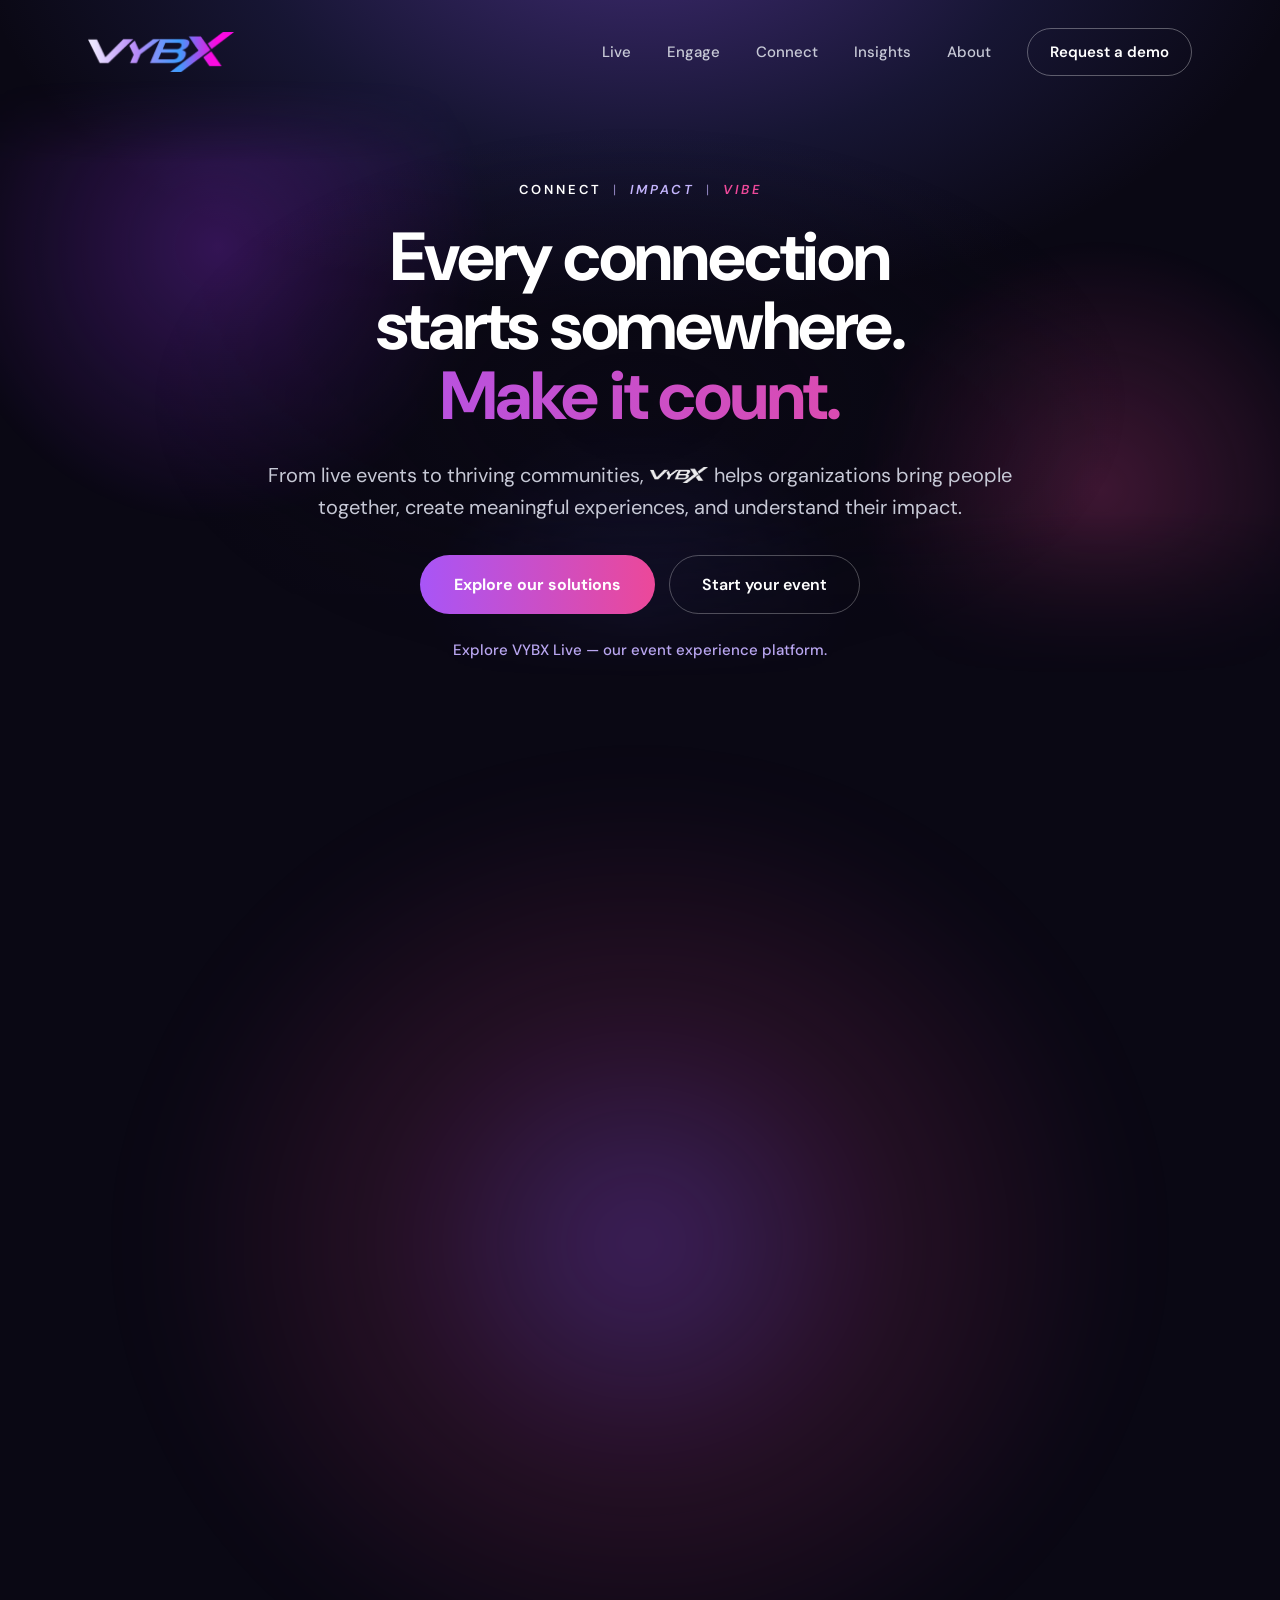
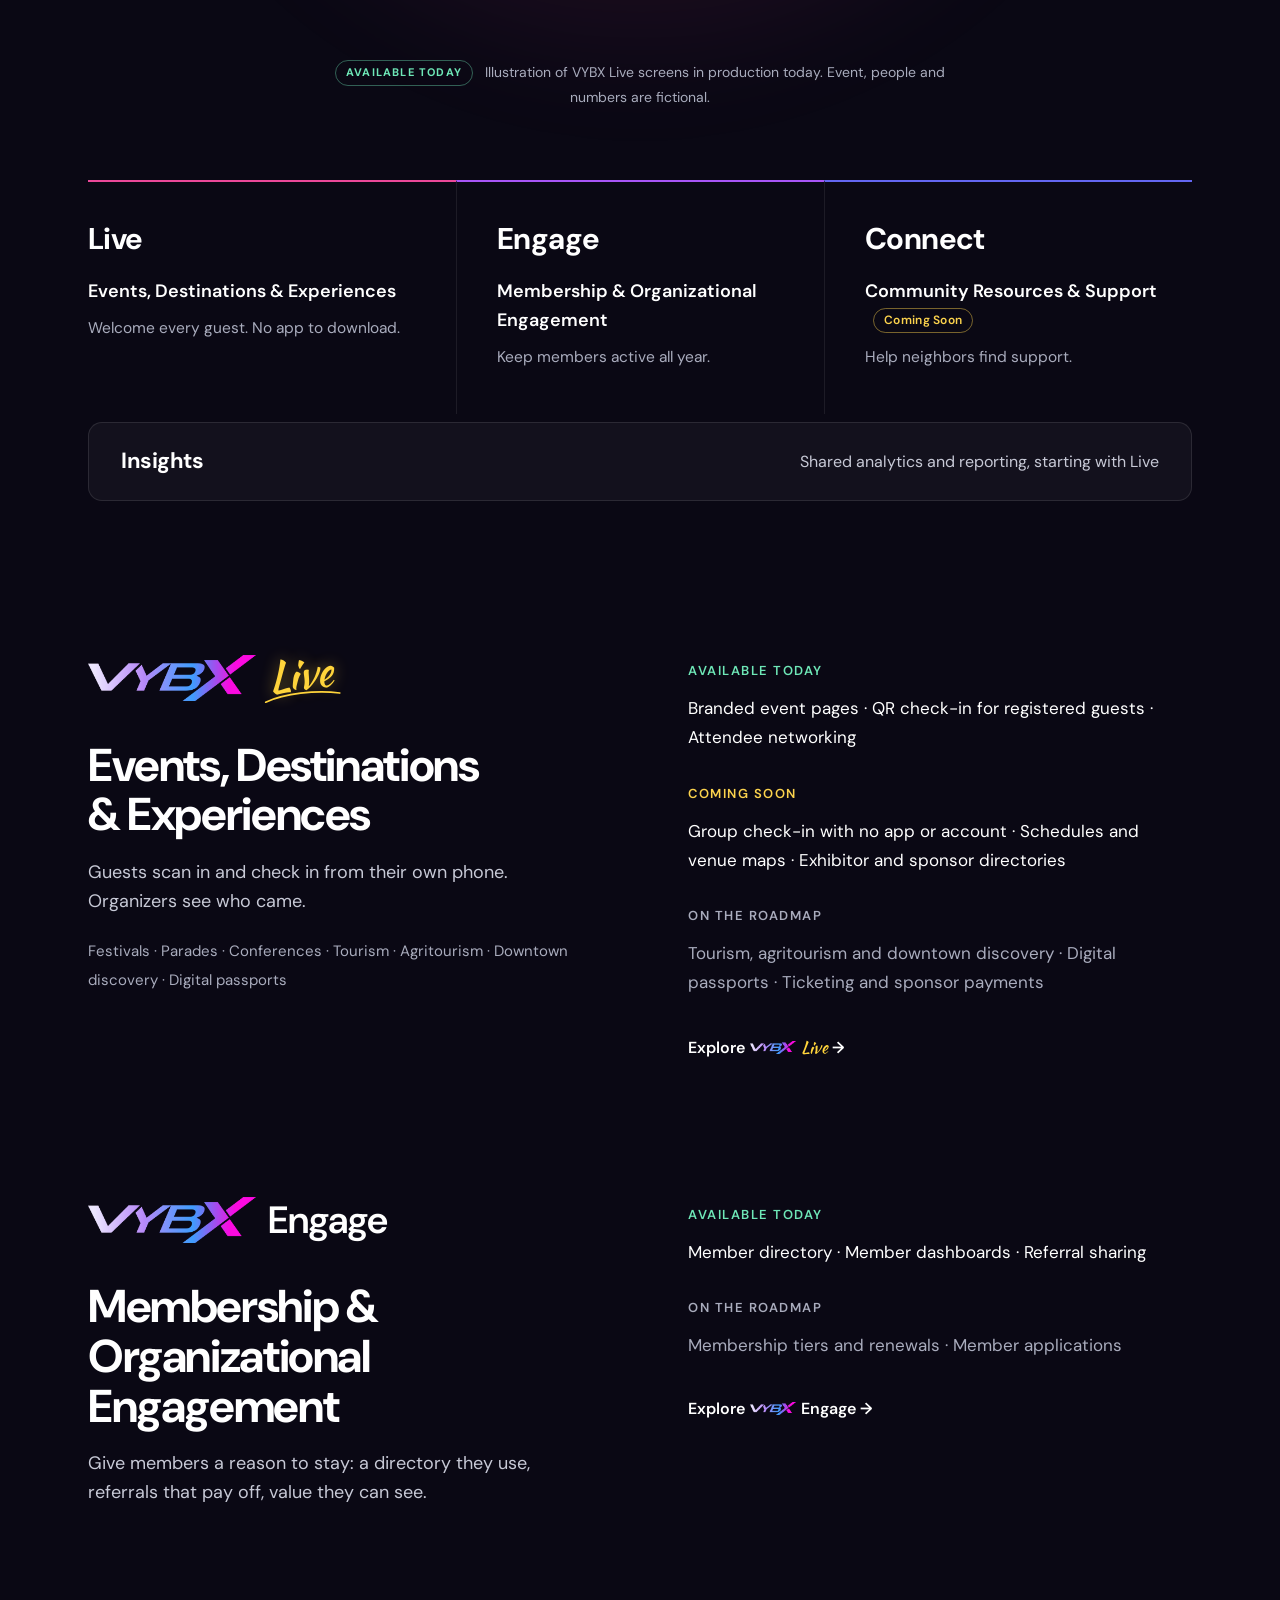
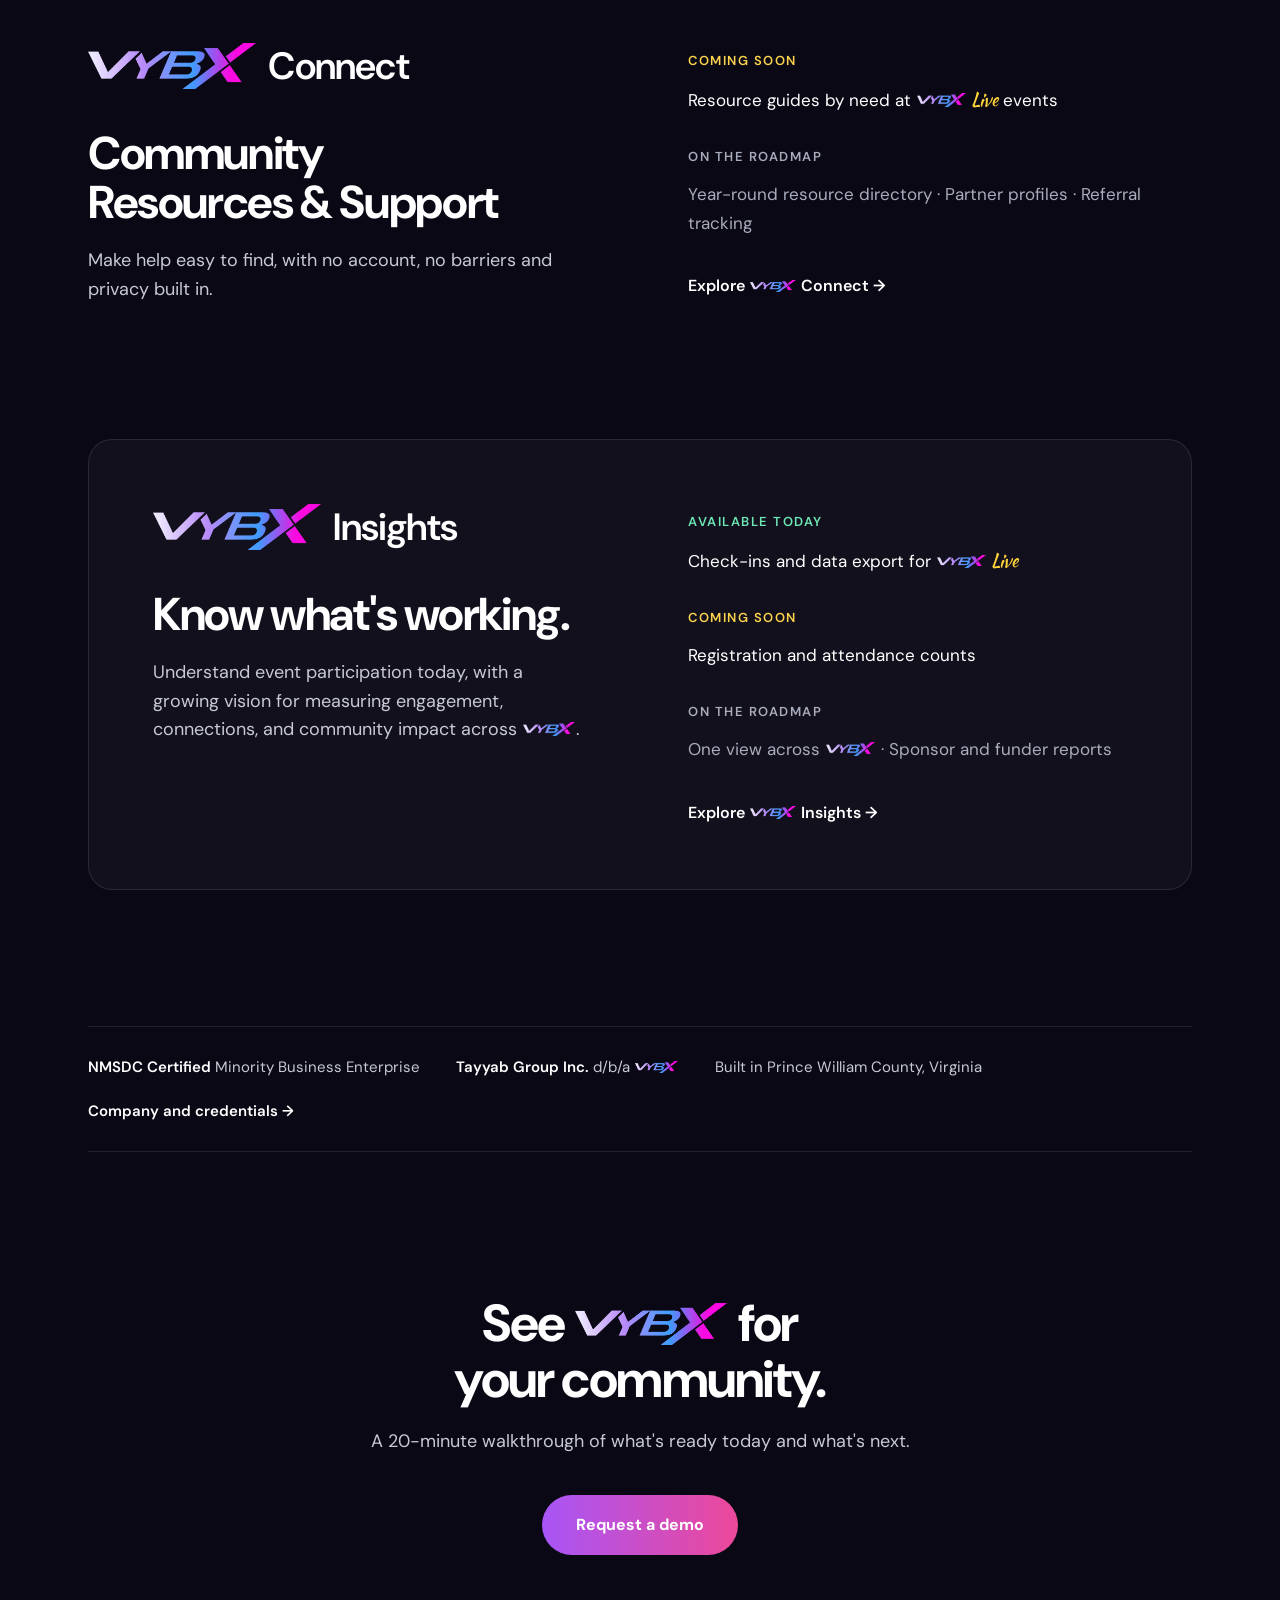
<file: index.html>
<!DOCTYPE html>
<html lang="en">
<head>
<meta charset="UTF-8">
<meta name="viewport" content="width=device-width, initial-scale=1.0">
<title>VYBX — Every connection starts somewhere</title>
<meta name="description" content="From live events to thriving communities, VYBX helps organizations bring people together, create meaningful experiences, and understand their impact.">
<link rel="canonical" href="https://www.getvybx.com/">
<meta property="og:site_name" content="VYBX">
<meta property="og:title" content="VYBX — Every connection starts somewhere">
<meta property="og:description" content="From live events to thriving communities, VYBX helps organizations bring people together, create meaningful experiences, and understand their impact.">
<meta property="og:url" content="https://www.getvybx.com/">
<meta property="og:type" content="website">
<meta property="og:image" content="https://www.getvybx.com/og-image.png">
<meta property="og:image:width" content="1200">
<meta property="og:image:height" content="630">
<meta name="twitter:card" content="summary_large_image">
<meta name="twitter:title" content="VYBX — Every connection starts somewhere">
<meta name="twitter:description" content="From live events to thriving communities, VYBX helps organizations bring people together, create meaningful experiences, and understand their impact.">
<meta name="twitter:image" content="https://www.getvybx.com/og-image.png">
<meta name="theme-color" content="#0A0814">
<link rel="preconnect" href="https://fonts.googleapis.com">
<link rel="preconnect" href="https://fonts.gstatic.com" crossorigin>
<link href="https://fonts.googleapis.com/css2?family=DM+Sans:ital,opsz,wght@0,9..40,400;0,9..40,500;0,9..40,600;0,9..40,700;1,9..40,600&family=Kaushan+Script&display=swap" rel="stylesheet">
<link rel="stylesheet" href="/assets/site.css">
</head>
<body>
<a class="skip" href="#main">Skip to content</a>
<header class="site-header">
<div class="wrap">
<a class="brand" href="/" aria-label="VYBX home"><img src="/assets/brand/compact/vybx-main-compact.png" alt="VYBX" width="1200" height="328"></a>
<nav class="nav" aria-label="Main">
<a href="/live/">Live</a>
<a href="/engage/">Engage</a>
<a href="/connect/">Connect</a>
<a href="/insights/">Insights</a>
<a href="/about/">About</a>
<a class="btn-outline" href="/contact/">Request a demo</a>
</nav>
<button class="menu-btn" type="button" aria-label="Open menu" aria-controls="menu" aria-expanded="false" data-menu-open>
<svg width="20" height="14" viewBox="0 0 20 14" aria-hidden="true"><path d="M1 1h18M1 7h18M1 13h18" stroke="currentColor" stroke-width="1.8" stroke-linecap="round" fill="none"/></svg>
</button>
</div>
</header>
<div class="mobile-menu" id="menu" data-open="false" role="dialog" aria-modal="true" aria-label="Menu">
<div class="top">
<a class="brand" href="/" aria-label="VYBX home"><img src="/assets/brand/compact/vybx-main-compact.png" alt="VYBX" width="1200" height="328"></a>
<button class="menu-btn" type="button" aria-label="Close menu" data-menu-close style="display:inline-flex">
<svg width="16" height="16" viewBox="0 0 16 16" aria-hidden="true"><path d="M2 2l12 12M14 2L2 14" stroke="currentColor" stroke-width="1.8" stroke-linecap="round" fill="none"/></svg>
</button>
</div>
<nav aria-label="Mobile">
<a href="/live/"><span class="lockup" style="font-size:24px"><img src="/assets/brand/compact/vybx-main-compact.png" alt="VYBX"><span class="live-word"><span>Live</span><svg viewBox="0 0 100 16" preserveAspectRatio="none" aria-hidden="true"><path d="M3 12 C 28 3, 66 1, 97 7" fill="none" stroke="currentColor" stroke-width="2.2" stroke-linecap="round"/></svg></span></span><small>Events, Destinations &amp; Experiences</small></a>
<a href="/engage/"><span class="lockup" style="font-size:24px"><img src="/assets/brand/compact/vybx-main-compact.png" alt="VYBX"><span class="name">Engage</span></span><small>Membership &amp; Organizational Engagement</small></a>
<a href="/connect/"><span class="lockup" style="font-size:24px"><img src="/assets/brand/compact/vybx-main-compact.png" alt="VYBX"><span class="name">Connect</span></span><small>Community Resources &amp; Support</small></a>
<a href="/insights/"><span class="lockup" style="font-size:24px"><img src="/assets/brand/compact/vybx-main-compact.png" alt="VYBX"><span class="name">Insights</span></span><small>Shared analytics and reporting</small></a>
<a href="/about/">About <img class="vx" src="/assets/brand/compact/vybx-main-compact.png" alt="VYBX"></a>
</nav>
<a class="btn" href="/contact/" style="display:flex;height:56px;margin-top:24px">Request a demo</a>
</div>
<main id="main">

<section class="hero hero-home">
<div class="hero-fx" aria-hidden="true"><div class="fx-aura a1"></div><div class="fx-aura a2"></div><div class="fx-aura a3"></div><svg class="fx-net fx-d" viewBox="0 0 1440 760" preserveAspectRatio="xMidYMid slice" aria-hidden="true" focusable="false" style="--stroke:url(#fxl-fx-d);--glow:url(#fxg-fx-d)"><defs><linearGradient id="fxl-fx-d" gradientUnits="userSpaceOnUse" x1="0" y1="0" x2="1440" y2="0"><stop offset="0" stop-color="#C084FC"/><stop offset=".5" stop-color="#D8B4FE"/><stop offset="1" stop-color="#F472B6"/></linearGradient><radialGradient id="fxg-fx-d"><stop offset="0" stop-color="#F0ABFC" stop-opacity=".9"/><stop offset=".35" stop-color="#C084FC" stop-opacity=".35"/><stop offset="1" stop-color="#A855F7" stop-opacity="0"/></radialGradient></defs><g class="fx-drift"><g class="fx-cl"><path class="fx-line" pathLength="1" style="--d:0.90s" d="M90 170L230 100"/><path class="fx-line" pathLength="1" style="--d:1.45s" d="M230 100L320 240"/><path class="fx-line" pathLength="1" style="--d:2.00s" d="M90 170Q92 265 170 320"/><path class="fx-line" pathLength="1" style="--d:2.55s" d="M170 320L320 240"/><g class="fx-node" style="--d:0.00s"><circle cx="90" cy="170" r="27.0" class="fx-glow"/><circle cx="90" cy="170" r="2.2" fill="#fff"/></g><g class="fx-node" style="--d:0.25s"><circle cx="230" cy="100" r="18" class="fx-glow"/><circle cx="230" cy="100" r="1.5" fill="#fff"/></g><g class="fx-node" style="--d:0.50s"><circle cx="320" cy="240" r="18" class="fx-glow"/><circle cx="320" cy="240" r="1.5" fill="#fff"/></g><g class="fx-node" style="--d:0.75s"><circle cx="170" cy="320" r="18" class="fx-glow"/><circle cx="170" cy="320" r="1.5" fill="#fff"/></g></g><g class="fx-cl"><path class="fx-line" pathLength="1" style="--d:7.90s" d="M140 120L290 170"/><path class="fx-line" pathLength="1" style="--d:8.45s" d="M290 170L210 280"/><path class="fx-line" pathLength="1" style="--d:9.00s" d="M210 280Q258 335 330 330"/><path class="fx-line" pathLength="1" style="--d:9.55s" d="M210 280L80 260"/><g class="fx-node" style="--d:7.00s"><circle cx="140" cy="120" r="27.0" class="fx-glow"/><circle cx="140" cy="120" r="2.2" fill="#fff"/></g><g class="fx-node" style="--d:7.25s"><circle cx="290" cy="170" r="18" class="fx-glow"/><circle cx="290" cy="170" r="1.5" fill="#fff"/></g><g class="fx-node" style="--d:7.50s"><circle cx="210" cy="280" r="18" class="fx-glow"/><circle cx="210" cy="280" r="1.5" fill="#fff"/></g><g class="fx-node" style="--d:7.75s"><circle cx="330" cy="330" r="18" class="fx-glow"/><circle cx="330" cy="330" r="1.5" fill="#fff"/></g><g class="fx-node" style="--d:8.00s"><circle cx="80" cy="260" r="18" class="fx-glow"/><circle cx="80" cy="260" r="1.5" fill="#fff"/></g></g><g class="fx-cl"><path class="fx-line" pathLength="1" style="--d:4.40s" d="M1350 170L1210 100"/><path class="fx-line" pathLength="1" style="--d:4.95s" d="M1210 100L1120 240"/><path class="fx-line" pathLength="1" style="--d:5.50s" d="M1350 170Q1272 225 1270 320"/><path class="fx-line" pathLength="1" style="--d:6.05s" d="M1270 320L1120 240"/><g class="fx-node" style="--d:3.50s"><circle cx="1350" cy="170" r="27.0" class="fx-glow"/><circle cx="1350" cy="170" r="2.2" fill="#fff"/></g><g class="fx-node" style="--d:3.75s"><circle cx="1210" cy="100" r="18" class="fx-glow"/><circle cx="1210" cy="100" r="1.5" fill="#fff"/></g><g class="fx-node" style="--d:4.00s"><circle cx="1120" cy="240" r="18" class="fx-glow"/><circle cx="1120" cy="240" r="1.5" fill="#fff"/></g><g class="fx-node" style="--d:4.25s"><circle cx="1270" cy="320" r="18" class="fx-glow"/><circle cx="1270" cy="320" r="1.5" fill="#fff"/></g></g><g class="fx-cl"><path class="fx-line" pathLength="1" style="--d:11.40s" d="M1300 120L1150 170"/><path class="fx-line" pathLength="1" style="--d:11.95s" d="M1150 170L1230 280"/><path class="fx-line" pathLength="1" style="--d:12.50s" d="M1230 280Q1158 275 1110 330"/><path class="fx-line" pathLength="1" style="--d:13.05s" d="M1230 280L1360 260"/><g class="fx-node" style="--d:10.50s"><circle cx="1300" cy="120" r="27.0" class="fx-glow"/><circle cx="1300" cy="120" r="2.2" fill="#fff"/></g><g class="fx-node" style="--d:10.75s"><circle cx="1150" cy="170" r="18" class="fx-glow"/><circle cx="1150" cy="170" r="1.5" fill="#fff"/></g><g class="fx-node" style="--d:11.00s"><circle cx="1230" cy="280" r="18" class="fx-glow"/><circle cx="1230" cy="280" r="1.5" fill="#fff"/></g><g class="fx-node" style="--d:11.25s"><circle cx="1110" cy="330" r="18" class="fx-glow"/><circle cx="1110" cy="330" r="1.5" fill="#fff"/></g><g class="fx-node" style="--d:11.50s"><circle cx="1360" cy="260" r="18" class="fx-glow"/><circle cx="1360" cy="260" r="1.5" fill="#fff"/></g></g><g class="fx-cl"><path class="fx-line" pathLength="1" style="--d:2.70s" d="M520 64L660 30"/><path class="fx-line" pathLength="1" style="--d:3.25s" d="M660 30L800 72"/><path class="fx-line" pathLength="1" style="--d:3.80s" d="M800 72Q879 89 940 36"/><g class="fx-node" style="--d:1.80s"><circle cx="520" cy="64" r="27.0" class="fx-glow"/><circle cx="520" cy="64" r="2.2" fill="#fff"/></g><g class="fx-node" style="--d:2.05s"><circle cx="660" cy="30" r="18" class="fx-glow"/><circle cx="660" cy="30" r="1.5" fill="#fff"/></g><g class="fx-node" style="--d:2.30s"><circle cx="800" cy="72" r="18" class="fx-glow"/><circle cx="800" cy="72" r="1.5" fill="#fff"/></g><g class="fx-node" style="--d:2.55s"><circle cx="940" cy="36" r="18" class="fx-glow"/><circle cx="940" cy="36" r="1.5" fill="#fff"/></g></g><g class="fx-cl"><path class="fx-line" pathLength="1" style="--d:9.70s" d="M580 40L720 88"/><path class="fx-line" pathLength="1" style="--d:10.25s" d="M720 88L880 46"/><path class="fx-line" pathLength="1" style="--d:10.80s" d="M580 40Q728 118 880 46"/><g class="fx-node" style="--d:8.80s"><circle cx="580" cy="40" r="27.0" class="fx-glow"/><circle cx="580" cy="40" r="2.2" fill="#fff"/></g><g class="fx-node" style="--d:9.05s"><circle cx="720" cy="88" r="18" class="fx-glow"/><circle cx="720" cy="88" r="1.5" fill="#fff"/></g><g class="fx-node" style="--d:9.30s"><circle cx="880" cy="46" r="18" class="fx-glow"/><circle cx="880" cy="46" r="1.5" fill="#fff"/></g></g><g class="fx-cl"><path class="fx-line" pathLength="1" style="--d:6.10s" d="M70 430L200 470"/><path class="fx-line" pathLength="1" style="--d:6.65s" d="M200 470L120 580"/><path class="fx-line" pathLength="1" style="--d:7.20s" d="M120 580Q172 638 250 630"/><path class="fx-line" pathLength="1" style="--d:7.75s" d="M200 470L250 630"/><g class="fx-node" style="--d:5.20s"><circle cx="70" cy="430" r="27.0" class="fx-glow"/><circle cx="70" cy="430" r="2.2" fill="#fff"/></g><g class="fx-node" style="--d:5.45s"><circle cx="200" cy="470" r="18" class="fx-glow"/><circle cx="200" cy="470" r="1.5" fill="#fff"/></g><g class="fx-node" style="--d:5.70s"><circle cx="120" cy="580" r="18" class="fx-glow"/><circle cx="120" cy="580" r="1.5" fill="#fff"/></g><g class="fx-node" style="--d:5.95s"><circle cx="250" cy="630" r="18" class="fx-glow"/><circle cx="250" cy="630" r="1.5" fill="#fff"/></g></g><g class="fx-cl"><path class="fx-line" pathLength="1" style="--d:13.10s" d="M160 400L60 520"/><path class="fx-line" pathLength="1" style="--d:13.65s" d="M60 520L220 560"/><path class="fx-line" pathLength="1" style="--d:14.20s" d="M160 400Q150 495 220 560"/><g class="fx-node" style="--d:12.20s"><circle cx="160" cy="400" r="27.0" class="fx-glow"/><circle cx="160" cy="400" r="2.2" fill="#fff"/></g><g class="fx-node" style="--d:12.45s"><circle cx="60" cy="520" r="18" class="fx-glow"/><circle cx="60" cy="520" r="1.5" fill="#fff"/></g><g class="fx-node" style="--d:12.70s"><circle cx="220" cy="560" r="18" class="fx-glow"/><circle cx="220" cy="560" r="1.5" fill="#fff"/></g></g><g class="fx-cl"><path class="fx-line" pathLength="1" style="--d:3.50s" d="M1370 430L1240 470"/><path class="fx-line" pathLength="1" style="--d:4.05s" d="M1240 470L1320 580"/><path class="fx-line" pathLength="1" style="--d:4.60s" d="M1320 580Q1242 572 1190 630"/><path class="fx-line" pathLength="1" style="--d:5.15s" d="M1240 470L1190 630"/><g class="fx-node" style="--d:2.60s"><circle cx="1370" cy="430" r="27.0" class="fx-glow"/><circle cx="1370" cy="430" r="2.2" fill="#fff"/></g><g class="fx-node" style="--d:2.85s"><circle cx="1240" cy="470" r="18" class="fx-glow"/><circle cx="1240" cy="470" r="1.5" fill="#fff"/></g><g class="fx-node" style="--d:3.10s"><circle cx="1320" cy="580" r="18" class="fx-glow"/><circle cx="1320" cy="580" r="1.5" fill="#fff"/></g><g class="fx-node" style="--d:3.35s"><circle cx="1190" cy="630" r="18" class="fx-glow"/><circle cx="1190" cy="630" r="1.5" fill="#fff"/></g></g><g class="fx-cl"><path class="fx-line" pathLength="1" style="--d:10.50s" d="M1280 400L1380 520"/><path class="fx-line" pathLength="1" style="--d:11.05s" d="M1380 520L1220 560"/><path class="fx-line" pathLength="1" style="--d:11.60s" d="M1280 400Q1210 465 1220 560"/><g class="fx-node" style="--d:9.60s"><circle cx="1280" cy="400" r="27.0" class="fx-glow"/><circle cx="1280" cy="400" r="2.2" fill="#fff"/></g><g class="fx-node" style="--d:9.85s"><circle cx="1380" cy="520" r="18" class="fx-glow"/><circle cx="1380" cy="520" r="1.5" fill="#fff"/></g><g class="fx-node" style="--d:10.10s"><circle cx="1220" cy="560" r="18" class="fx-glow"/><circle cx="1220" cy="560" r="1.5" fill="#fff"/></g></g></g></svg><svg class="fx-net fx-m" viewBox="0 0 390 682" preserveAspectRatio="xMidYMid slice" aria-hidden="true" focusable="false" style="--stroke:url(#fxl-fx-m);--glow:url(#fxg-fx-m)"><defs><linearGradient id="fxl-fx-m" gradientUnits="userSpaceOnUse" x1="0" y1="0" x2="390" y2="0"><stop offset="0" stop-color="#C084FC"/><stop offset=".5" stop-color="#D8B4FE"/><stop offset="1" stop-color="#F472B6"/></linearGradient><radialGradient id="fxg-fx-m"><stop offset="0" stop-color="#F0ABFC" stop-opacity=".9"/><stop offset=".35" stop-color="#C084FC" stop-opacity=".35"/><stop offset="1" stop-color="#A855F7" stop-opacity="0"/></radialGradient></defs><g class="fx-drift"><g class="fx-cl"><path class="fx-line" pathLength="1" style="--d:0.90s" d="M30 30L120 14"/><path class="fx-line" pathLength="1" style="--d:1.45s" d="M120 14L215 46"/><path class="fx-line" pathLength="1" style="--d:2.00s" d="M215 46Q264 54 300 20"/><g class="fx-node" style="--d:0.00s"><circle cx="30" cy="30" r="27.0" class="fx-glow"/><circle cx="30" cy="30" r="2.2" fill="#fff"/></g><g class="fx-node" style="--d:0.25s"><circle cx="120" cy="14" r="18" class="fx-glow"/><circle cx="120" cy="14" r="1.5" fill="#fff"/></g><g class="fx-node" style="--d:0.50s"><circle cx="215" cy="46" r="18" class="fx-glow"/><circle cx="215" cy="46" r="1.5" fill="#fff"/></g><g class="fx-node" style="--d:0.75s"><circle cx="300" cy="20" r="18" class="fx-glow"/><circle cx="300" cy="20" r="1.5" fill="#fff"/></g></g><g class="fx-cl"><path class="fx-line" pathLength="1" style="--d:7.90s" d="M70 52L170 22"/><path class="fx-line" pathLength="1" style="--d:8.45s" d="M170 22L262 60"/><path class="fx-line" pathLength="1" style="--d:9.00s" d="M262 60Q320 70 362 30"/><path class="fx-line" pathLength="1" style="--d:9.55s" d="M70 52L362 30"/><g class="fx-node" style="--d:7.00s"><circle cx="70" cy="52" r="27.0" class="fx-glow"/><circle cx="70" cy="52" r="2.2" fill="#fff"/></g><g class="fx-node" style="--d:7.25s"><circle cx="170" cy="22" r="18" class="fx-glow"/><circle cx="170" cy="22" r="1.5" fill="#fff"/></g><g class="fx-node" style="--d:7.50s"><circle cx="262" cy="60" r="18" class="fx-glow"/><circle cx="262" cy="60" r="1.5" fill="#fff"/></g><g class="fx-node" style="--d:7.75s"><circle cx="362" cy="30" r="18" class="fx-glow"/><circle cx="362" cy="30" r="1.5" fill="#fff"/></g></g><g class="fx-cl"><path class="fx-line" pathLength="1" style="--d:3.30s" d="M372 58L268 98"/><path class="fx-line" pathLength="1" style="--d:3.85s" d="M372 58L362 170"/><path class="fx-line" pathLength="1" style="--d:4.40s" d="M362 170Q328 204 334 252"/><path class="fx-line" pathLength="1" style="--d:4.95s" d="M268 98L362 170"/><g class="fx-node" style="--d:2.40s"><circle cx="372" cy="58" r="27.0" class="fx-glow"/><circle cx="372" cy="58" r="2.2" fill="#fff"/></g><g class="fx-node" style="--d:2.65s"><circle cx="268" cy="98" r="18" class="fx-glow"/><circle cx="268" cy="98" r="1.5" fill="#fff"/></g><g class="fx-node" style="--d:2.90s"><circle cx="362" cy="170" r="18" class="fx-glow"/><circle cx="362" cy="170" r="1.5" fill="#fff"/></g><g class="fx-node" style="--d:3.15s"><circle cx="334" cy="252" r="18" class="fx-glow"/><circle cx="334" cy="252" r="1.5" fill="#fff"/></g></g><g class="fx-cl"><path class="fx-line" pathLength="1" style="--d:10.30s" d="M300 72L378 130"/><path class="fx-line" pathLength="1" style="--d:10.85s" d="M378 130L344 212"/><path class="fx-line" pathLength="1" style="--d:11.40s" d="M300 72Q270 70 250 94"/><g class="fx-node" style="--d:9.40s"><circle cx="300" cy="72" r="27.0" class="fx-glow"/><circle cx="300" cy="72" r="2.2" fill="#fff"/></g><g class="fx-node" style="--d:9.65s"><circle cx="378" cy="130" r="18" class="fx-glow"/><circle cx="378" cy="130" r="1.5" fill="#fff"/></g><g class="fx-node" style="--d:9.90s"><circle cx="344" cy="212" r="18" class="fx-glow"/><circle cx="344" cy="212" r="1.5" fill="#fff"/></g><g class="fx-node" style="--d:10.15s"><circle cx="250" cy="94" r="18" class="fx-glow"/><circle cx="250" cy="94" r="1.5" fill="#fff"/></g></g><g class="fx-cl"><path class="fx-line" pathLength="1" style="--d:5.50s" d="M14 98L10 214"/><path class="fx-line" pathLength="1" style="--d:6.05s" d="M10 214L18 322"/><g class="fx-node" style="--d:4.60s"><circle cx="14" cy="98" r="27.0" class="fx-glow"/><circle cx="14" cy="98" r="2.2" fill="#fff"/></g><g class="fx-node" style="--d:4.85s"><circle cx="10" cy="214" r="18" class="fx-glow"/><circle cx="10" cy="214" r="1.5" fill="#fff"/></g><g class="fx-node" style="--d:5.10s"><circle cx="18" cy="322" r="18" class="fx-glow"/><circle cx="18" cy="322" r="1.5" fill="#fff"/></g></g><g class="fx-cl"><path class="fx-line" pathLength="1" style="--d:12.50s" d="M346 300L380 370"/><path class="fx-line" pathLength="1" style="--d:13.05s" d="M380 370L354 444"/><g class="fx-node" style="--d:11.60s"><circle cx="346" cy="300" r="27.0" class="fx-glow"/><circle cx="346" cy="300" r="2.2" fill="#fff"/></g><g class="fx-node" style="--d:11.85s"><circle cx="380" cy="370" r="18" class="fx-glow"/><circle cx="380" cy="370" r="1.5" fill="#fff"/></g><g class="fx-node" style="--d:12.10s"><circle cx="354" cy="444" r="18" class="fx-glow"/><circle cx="354" cy="444" r="1.5" fill="#fff"/></g></g></g></svg><div class="fx-halo"></div></div>
<div class="wrap">
<p class="eyebrow vce" aria-label="Connect, impact, vibe"><span class="c">Connect</span><span class="x" aria-hidden="true">|</span><em class="v">Impact</em><span class="x" aria-hidden="true">|</span><em class="i">Vibe</em></p>
<h1>Every connection starts somewhere.<span class="grad">Make it count.</span></h1>
<p class="lede">From live events to thriving communities, <img class="vx vx-white" src="/assets/brand/compact/vybx-white-compact.png" alt="VYBX"> helps organizations bring people together, create meaningful experiences, and understand their impact.</p>
<div class="actions">
<a class="btn" href="#solutions">Explore our solutions</a>
<a class="btn-ghost" href="/live/#start">Start your event</a>
</div>
</div>
</section>
<script>(function(){var h=document.querySelector('.hero-fx');if(!h||!('IntersectionObserver' in window))return;new IntersectionObserver(function(e){h.classList.toggle('fx-paused',!e[0].isIntersecting)}).observe(h);})();</script>

<section class="showcase" aria-label="VYBX Live product illustration">
<div class="wrap">
<p class="showcase-intro">Explore VYBX Live — our event experience platform.</p>
<figure>
<picture>
<source media="(max-width: 860px)" srcset="/assets/showcase/mob.webp" width="1520" height="1240">
<img src="/assets/showcase/desk.webp" width="2400" height="1600" alt="VYBX Live organizer attendee list with import, export and categories, beside phones showing an attendee's checked-in event home and the Discover people directory" fetchpriority="high" decoding="async">
</picture>
<figcaption><span class="cap-tag">Available Today</span> Illustration of VYBX Live screens in production today. Event, people and numbers are fictional.</figcaption>
</figure>
</div>
</section>

<section class="platform" id="solutions" aria-label="VYBX solutions">
<div class="wrap">
<div class="strip">
<a class="c-live" href="/live/"><h3 class="sname">Live</h3><p class="t">Events, Destinations &amp; Experiences</p><p class="d">Welcome every guest. No app to download.</p></a>
<a class="c-engage" href="/engage/"><h3 class="sname">Engage</h3><p class="t">Membership &amp; Organizational Engagement</p><p class="d">Keep members active all year.</p></a>
<a class="c-connect" href="/connect/"><h3 class="sname">Connect</h3><p class="t">Community Resources &amp; Support <span class="tag soon">Coming Soon</span></p><p class="d">Help neighbors find support.</p></a>
</div>
<a class="insights-bar" href="/insights/"><h3 class="sname sname-sm">Insights</h3><span class="d">Shared analytics and reporting, starting with Live</span></a>
</div>
</section>

<section class="solution" id="live">
<div class="wrap">
<div>
<span class="lockup"><img src="/assets/brand/compact/vybx-main-compact.png" alt="VYBX"><span class="live-word"><span>Live</span><svg viewBox="0 0 100 16" preserveAspectRatio="none" aria-hidden="true"><path d="M3 12 C 28 3, 66 1, 97 7" fill="none" stroke="currentColor" stroke-width="2.2" stroke-linecap="round"/></svg></span></span>
<h2>Events, Destinations &amp; Experiences</h2>
<p class="lede">Guests scan in and check in from their own phone. Organizers see who came.</p>
<p class="uses">Festivals · Parades · Conferences · Tourism · Agritourism · Downtown discovery · Digital passports</p>
</div>
<div class="status">
<p class="label today">Available Today</p>
<p class="line">Branded event pages · QR check-in for registered guests · Attendee networking</p>
<div class="gap"></div>
<p class="label soon">Coming Soon</p>
<p class="line">Group check-in with no app or account · Schedules and venue maps · Exhibitor and sponsor directories</p>
<div class="gap"></div>
<p class="label next">On the Roadmap</p>
<p class="line next">Tourism, agritourism and downtown discovery · Digital passports · Ticketing and sponsor payments</p>
<a class="text-link more" href="/live/">Explore <span class="vx-live"><img class="vx" src="/assets/brand/compact/vybx-main-compact.png" alt="VYBX"><span class="vx-l">Live</span></span> →</a>
</div>
</div>
</section>

<section class="solution" id="engage">
<div class="wrap">
<div>
<span class="lockup"><img src="/assets/brand/compact/vybx-main-compact.png" alt="VYBX"><span class="name">Engage</span></span>
<h2>Membership &amp; Organizational Engagement</h2>
<p class="lede">Give members a reason to stay: a directory they use, referrals that pay off, value they can see.</p>
</div>
<div class="status">
<p class="label today">Available Today</p>
<p class="line">Member directory · Member dashboards · Referral sharing</p>
<div class="gap"></div>
<p class="label next">On the Roadmap</p>
<p class="line next">Membership tiers and renewals · Member applications</p>
<a class="text-link more" href="/engage/">Explore <img class="vx" src="/assets/brand/compact/vybx-main-compact.png" alt="VYBX"> Engage →</a>
</div>
</div>
</section>

<section class="solution" id="connect">
<div class="wrap">
<div>
<span class="lockup"><img src="/assets/brand/compact/vybx-main-compact.png" alt="VYBX"><span class="name">Connect</span></span>
<h2>Community Resources &amp; Support</h2>
<p class="lede">Make help easy to find, with no account, no barriers and privacy built in.</p>
</div>
<div class="status">
<p class="label soon">Coming Soon</p>
<p class="line">Resource guides by need at <span class="vx-live"><img class="vx" src="/assets/brand/compact/vybx-main-compact.png" alt="VYBX"><span class="vx-l">Live</span></span> events</p>
<div class="gap"></div>
<p class="label next">On the Roadmap</p>
<p class="line next">Year-round resource directory · Partner profiles · Referral tracking</p>
<a class="text-link more" href="/connect/">Explore <img class="vx" src="/assets/brand/compact/vybx-main-compact.png" alt="VYBX"> Connect →</a>
</div>
</div>
</section>

<section class="solution" id="insights">
<div class="wrap panel" style="max-width:1104px">
<div>
<span class="lockup"><img src="/assets/brand/compact/vybx-main-compact.png" alt="VYBX"><span class="name">Insights</span></span>
<h2>Know what's working.</h2>
<p class="lede">Understand event participation today, with a growing vision for measuring engagement, connections, and community impact across <img class="vx" src="/assets/brand/compact/vybx-main-compact.png" alt="VYBX">.</p>
</div>
<div class="status">
<p class="label today">Available Today</p>
<p class="line">Check-ins and data export for <span class="vx-live"><img class="vx" src="/assets/brand/compact/vybx-main-compact.png" alt="VYBX"><span class="vx-l">Live</span></span></p>
<div class="gap"></div>
<p class="label soon">Coming Soon</p>
<p class="line">Registration and attendance counts</p>
<div class="gap"></div>
<p class="label next">On the Roadmap</p>
<p class="line next">One view across <img class="vx" src="/assets/brand/compact/vybx-main-compact.png" alt="VYBX"> · Sponsor and funder reports</p>
<a class="text-link more" href="/insights/">Explore <img class="vx" src="/assets/brand/compact/vybx-main-compact.png" alt="VYBX"> Insights →</a>
</div>
</div>
</section>

<section class="creds" aria-label="Company credentials">
<div class="wrap">
<div>
<ul>
<li><strong>NMSDC Certified</strong> Minority Business Enterprise</li>
<li><strong>Tayyab Group Inc.</strong> d/b/a <img class="vx" src="/assets/brand/compact/vybx-main-compact.png" alt="VYBX"></li>
<li>Built in Prince William County, Virginia</li>
</ul>
<a class="text-link" href="/about/" style="font-size:15px">Company and credentials →</a>
</div>
</div>
</section>

<section class="closing">
<div class="wrap">
<h2>See <img class="vx" src="/assets/brand/compact/vybx-main-compact.png" alt="VYBX"> for your community.</h2>
<p>A 20-minute walkthrough of what's ready today and what's next.</p>
<a class="btn" href="/contact/">Request a demo</a>
</div>
</section>

</main>
<footer class="site-footer">
<div class="wrap">
<div class="who">
<img src="/assets/brand/compact/vybx-main-compact.png" alt="VYBX">
<p>A d/b/a of Tayyab Group Inc. · Bristow, Virginia</p>
<p style="margin-top:6px">© 2026 Tayyab Group Inc.</p>
</div>
<nav aria-label="Footer">
<a href="/live/">Live</a>
<a href="/engage/">Engage</a>
<a href="/connect/">Connect</a>
<a href="/insights/">Insights</a>
<a href="/about/">About</a>
<a href="/contact/">Contact</a>
<a href="/capability-statement.pdf">Capability statement (PDF)</a>
</nav>
</div>
</footer>
<script>
(function () {
  var menu = document.getElementById('menu');
  var openBtn = document.querySelector('[data-menu-open]');
  var closeBtn = document.querySelector('[data-menu-close]');
  function set(open) {
    menu.setAttribute('data-open', open ? 'true' : 'false');
    openBtn.setAttribute('aria-expanded', open ? 'true' : 'false');
    document.body.style.overflow = open ? 'hidden' : '';
    (open ? closeBtn : openBtn).focus();
  }
  openBtn.addEventListener('click', function () { set(true); });
  closeBtn.addEventListener('click', function () { set(false); });
  menu.addEventListener('click', function (e) { if (e.target.closest('a')) set(false); });
  document.addEventListener('keydown', function (e) { if (e.key === 'Escape' && menu.getAttribute('data-open') === 'true') set(false); });
})();
</script>
</body>
</html>
</file>
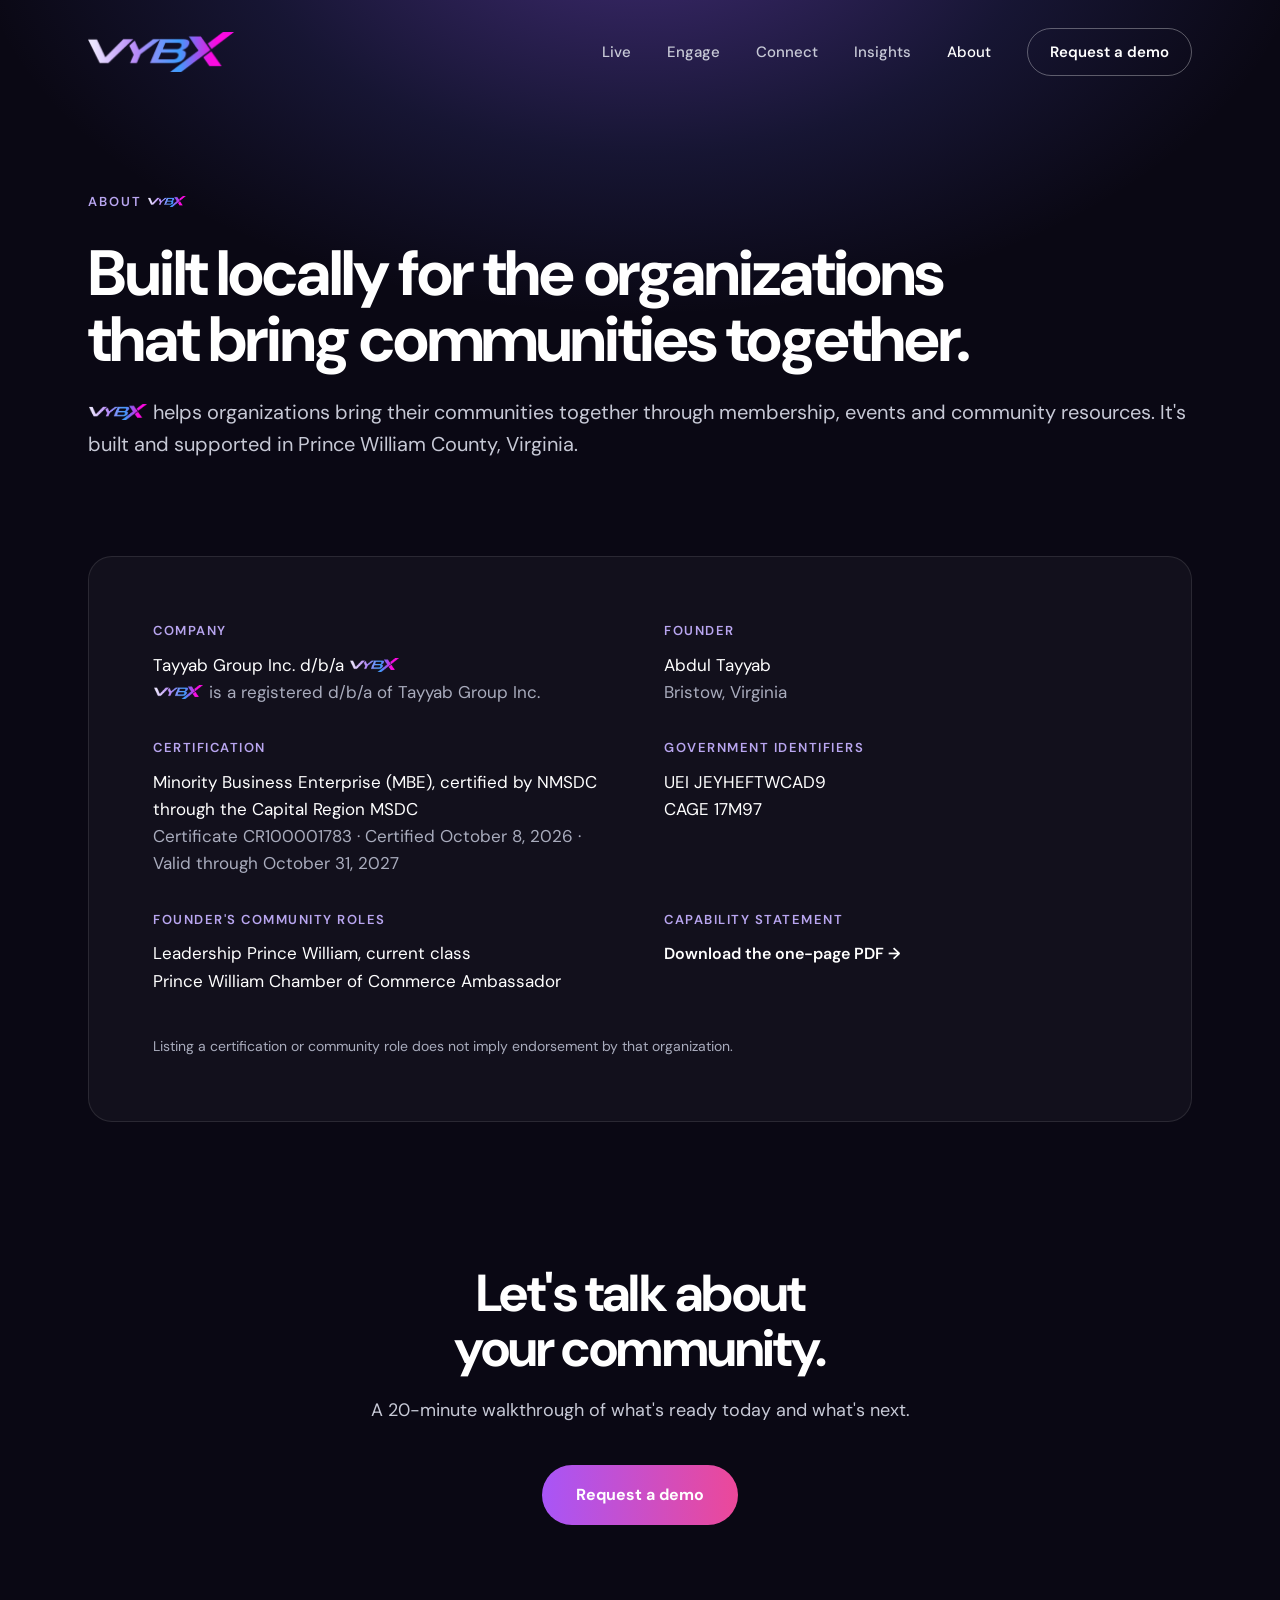
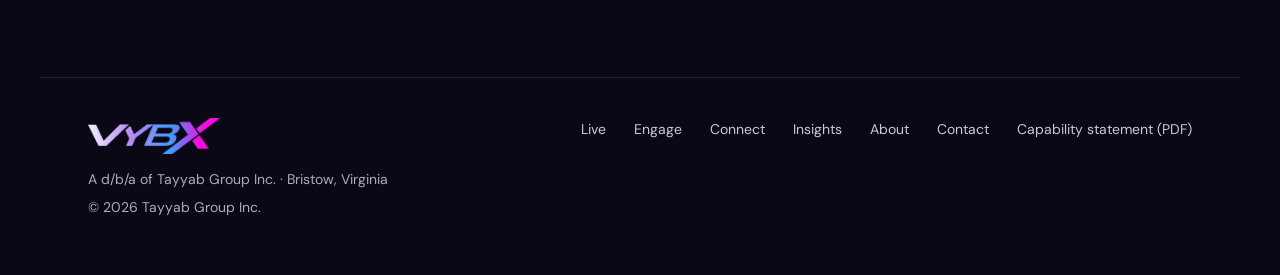
<file: about/index.html>
<!DOCTYPE html>
<html lang="en">
<head>
<meta charset="UTF-8">
<meta name="viewport" content="width=device-width, initial-scale=1.0">
<title>About VYBX — Tayyab Group Inc. d/b/a VYBX</title>
<meta name="description" content="VYBX is a registered d/b/a of Tayyab Group Inc., an NMSDC certified Minority Business Enterprise in Prince William County, Virginia.">
<link rel="canonical" href="https://www.getvybx.com/about/">
<meta property="og:site_name" content="VYBX">
<meta property="og:title" content="About VYBX — Tayyab Group Inc. d/b/a VYBX">
<meta property="og:description" content="VYBX is a registered d/b/a of Tayyab Group Inc., an NMSDC certified Minority Business Enterprise in Prince William County, Virginia.">
<meta property="og:url" content="https://www.getvybx.com/about/">
<meta property="og:type" content="website">
<meta property="og:image" content="https://www.getvybx.com/og-image.png">
<meta property="og:image:width" content="1200">
<meta property="og:image:height" content="630">
<meta name="twitter:card" content="summary_large_image">
<meta name="twitter:title" content="About VYBX — Tayyab Group Inc. d/b/a VYBX">
<meta name="twitter:description" content="VYBX is a registered d/b/a of Tayyab Group Inc., an NMSDC certified Minority Business Enterprise in Prince William County, Virginia.">
<meta name="twitter:image" content="https://www.getvybx.com/og-image.png">
<meta name="theme-color" content="#0A0814">
<link rel="preconnect" href="https://fonts.googleapis.com">
<link rel="preconnect" href="https://fonts.gstatic.com" crossorigin>
<link href="https://fonts.googleapis.com/css2?family=DM+Sans:ital,opsz,wght@0,9..40,400;0,9..40,500;0,9..40,600;0,9..40,700;1,9..40,600&family=Kaushan+Script&display=swap" rel="stylesheet">
<link rel="stylesheet" href="/assets/site.css">
</head>
<body>
<a class="skip" href="#main">Skip to content</a>
<header class="site-header">
<div class="wrap">
<a class="brand" href="/" aria-label="VYBX home"><img src="/assets/brand/compact/vybx-main-compact.png" alt="VYBX" width="1200" height="328"></a>
<nav class="nav" aria-label="Main">
<a href="/live/">Live</a>
<a href="/engage/">Engage</a>
<a href="/connect/">Connect</a>
<a href="/insights/">Insights</a>
<a href="/about/" aria-current="page">About</a>
<a class="btn-outline" href="/contact/">Request a demo</a>
</nav>
<button class="menu-btn" type="button" aria-label="Open menu" aria-controls="menu" aria-expanded="false" data-menu-open>
<svg width="20" height="14" viewBox="0 0 20 14" aria-hidden="true"><path d="M1 1h18M1 7h18M1 13h18" stroke="currentColor" stroke-width="1.8" stroke-linecap="round" fill="none"/></svg>
</button>
</div>
</header>
<div class="mobile-menu" id="menu" data-open="false" role="dialog" aria-modal="true" aria-label="Menu">
<div class="top">
<a class="brand" href="/" aria-label="VYBX home"><img src="/assets/brand/compact/vybx-main-compact.png" alt="VYBX" width="1200" height="328"></a>
<button class="menu-btn" type="button" aria-label="Close menu" data-menu-close style="display:inline-flex">
<svg width="16" height="16" viewBox="0 0 16 16" aria-hidden="true"><path d="M2 2l12 12M14 2L2 14" stroke="currentColor" stroke-width="1.8" stroke-linecap="round" fill="none"/></svg>
</button>
</div>
<nav aria-label="Mobile">
<a href="/live/"><span class="lockup" style="font-size:24px"><img src="/assets/brand/compact/vybx-main-compact.png" alt="VYBX"><span class="live-word"><span>Live</span><svg viewBox="0 0 100 16" preserveAspectRatio="none" aria-hidden="true"><path d="M3 12 C 28 3, 66 1, 97 7" fill="none" stroke="currentColor" stroke-width="2.2" stroke-linecap="round"/></svg></span></span><small>Events, Destinations &amp; Experiences</small></a>
<a href="/engage/"><span class="lockup" style="font-size:24px"><img src="/assets/brand/compact/vybx-main-compact.png" alt="VYBX"><span class="name">Engage</span></span><small>Membership &amp; Organizational Engagement</small></a>
<a href="/connect/"><span class="lockup" style="font-size:24px"><img src="/assets/brand/compact/vybx-main-compact.png" alt="VYBX"><span class="name">Connect</span></span><small>Community Resources &amp; Support</small></a>
<a href="/insights/"><span class="lockup" style="font-size:24px"><img src="/assets/brand/compact/vybx-main-compact.png" alt="VYBX"><span class="name">Insights</span></span><small>Shared analytics and reporting</small></a>
<a href="/about/">About <img class="vx" src="/assets/brand/compact/vybx-main-compact.png" alt="VYBX"></a>
</nav>
<a class="btn" href="/contact/" style="display:flex;height:56px;margin-top:24px">Request a demo</a>
</div>
<main id="main">

<section class="page-hero">
<div class="wrap">
<p class="eyebrow">About <img class="vx" src="/assets/brand/compact/vybx-main-compact.png" alt="VYBX"></p>
<h1 style="margin-top:0">Built locally for the organizations that bring communities together.</h1>
<p class="lede"><img class="vx" src="/assets/brand/compact/vybx-main-compact.png" alt="VYBX"> helps organizations bring their communities together through membership, events and community resources. It's built and supported in Prince William County, Virginia.</p>
</div>
</section>
<section class="section">
<div class="wrap">
<div class="panel">
<div class="facts">
<div>
<h3>Company</h3>
<p>Tayyab Group Inc. d/b/a <img class="vx" src="/assets/brand/compact/vybx-main-compact.png" alt="VYBX"><br><span class="quiet"><img class="vx" src="/assets/brand/compact/vybx-main-compact.png" alt="VYBX"> is a registered d/b/a of Tayyab Group Inc.</span></p>
</div>
<div>
<h3>Founder</h3>
<p>Abdul Tayyab<br><span class="quiet">Bristow, Virginia</span></p>
</div>
<div>
<h3>Certification</h3>
<p>Minority Business Enterprise (MBE), certified by NMSDC through the Capital Region MSDC<br><span class="quiet">Certificate CR100001783 · Certified October 8, 2026 · Valid through October 31, 2027</span></p>
</div>
<div>
<h3>Government identifiers</h3>
<p>UEI JEYHEFTWCAD9<br>CAGE 17M97</p>
</div>
<div>
<h3>Founder's community roles</h3>
<p>Leadership Prince William, current class<br>Prince William Chamber of Commerce Ambassador</p>
</div>
<div>
<h3>Capability statement</h3>
<p><a class="text-link" href="/capability-statement.pdf">Download the one-page PDF →</a></p>
</div>
</div>
<p class="note">Listing a certification or community role does not imply endorsement by that organization.</p>
</div>
</div>
</section>
<section class="closing">
<div class="wrap">
<h2>Let's talk about your community.</h2>
<p>A 20-minute walkthrough of what's ready today and what's next.</p>
<a class="btn" href="/contact/">Request a demo</a>
</div>
</section>

</main>
<footer class="site-footer">
<div class="wrap">
<div class="who">
<img src="/assets/brand/compact/vybx-main-compact.png" alt="VYBX">
<p>A d/b/a of Tayyab Group Inc. · Bristow, Virginia</p>
<p style="margin-top:6px">© 2026 Tayyab Group Inc.</p>
</div>
<nav aria-label="Footer">
<a href="/live/">Live</a>
<a href="/engage/">Engage</a>
<a href="/connect/">Connect</a>
<a href="/insights/">Insights</a>
<a href="/about/">About</a>
<a href="/contact/">Contact</a>
<a href="/capability-statement.pdf">Capability statement (PDF)</a>
</nav>
</div>
</footer>
<script>
(function () {
  var menu = document.getElementById('menu');
  var openBtn = document.querySelector('[data-menu-open]');
  var closeBtn = document.querySelector('[data-menu-close]');
  function set(open) {
    menu.setAttribute('data-open', open ? 'true' : 'false');
    openBtn.setAttribute('aria-expanded', open ? 'true' : 'false');
    document.body.style.overflow = open ? 'hidden' : '';
    (open ? closeBtn : openBtn).focus();
  }
  openBtn.addEventListener('click', function () { set(true); });
  closeBtn.addEventListener('click', function () { set(false); });
  menu.addEventListener('click', function (e) { if (e.target.closest('a')) set(false); });
  document.addEventListener('keydown', function (e) { if (e.key === 'Escape' && menu.getAttribute('data-open') === 'true') set(false); });
})();
</script>
</body>
</html>
</file>
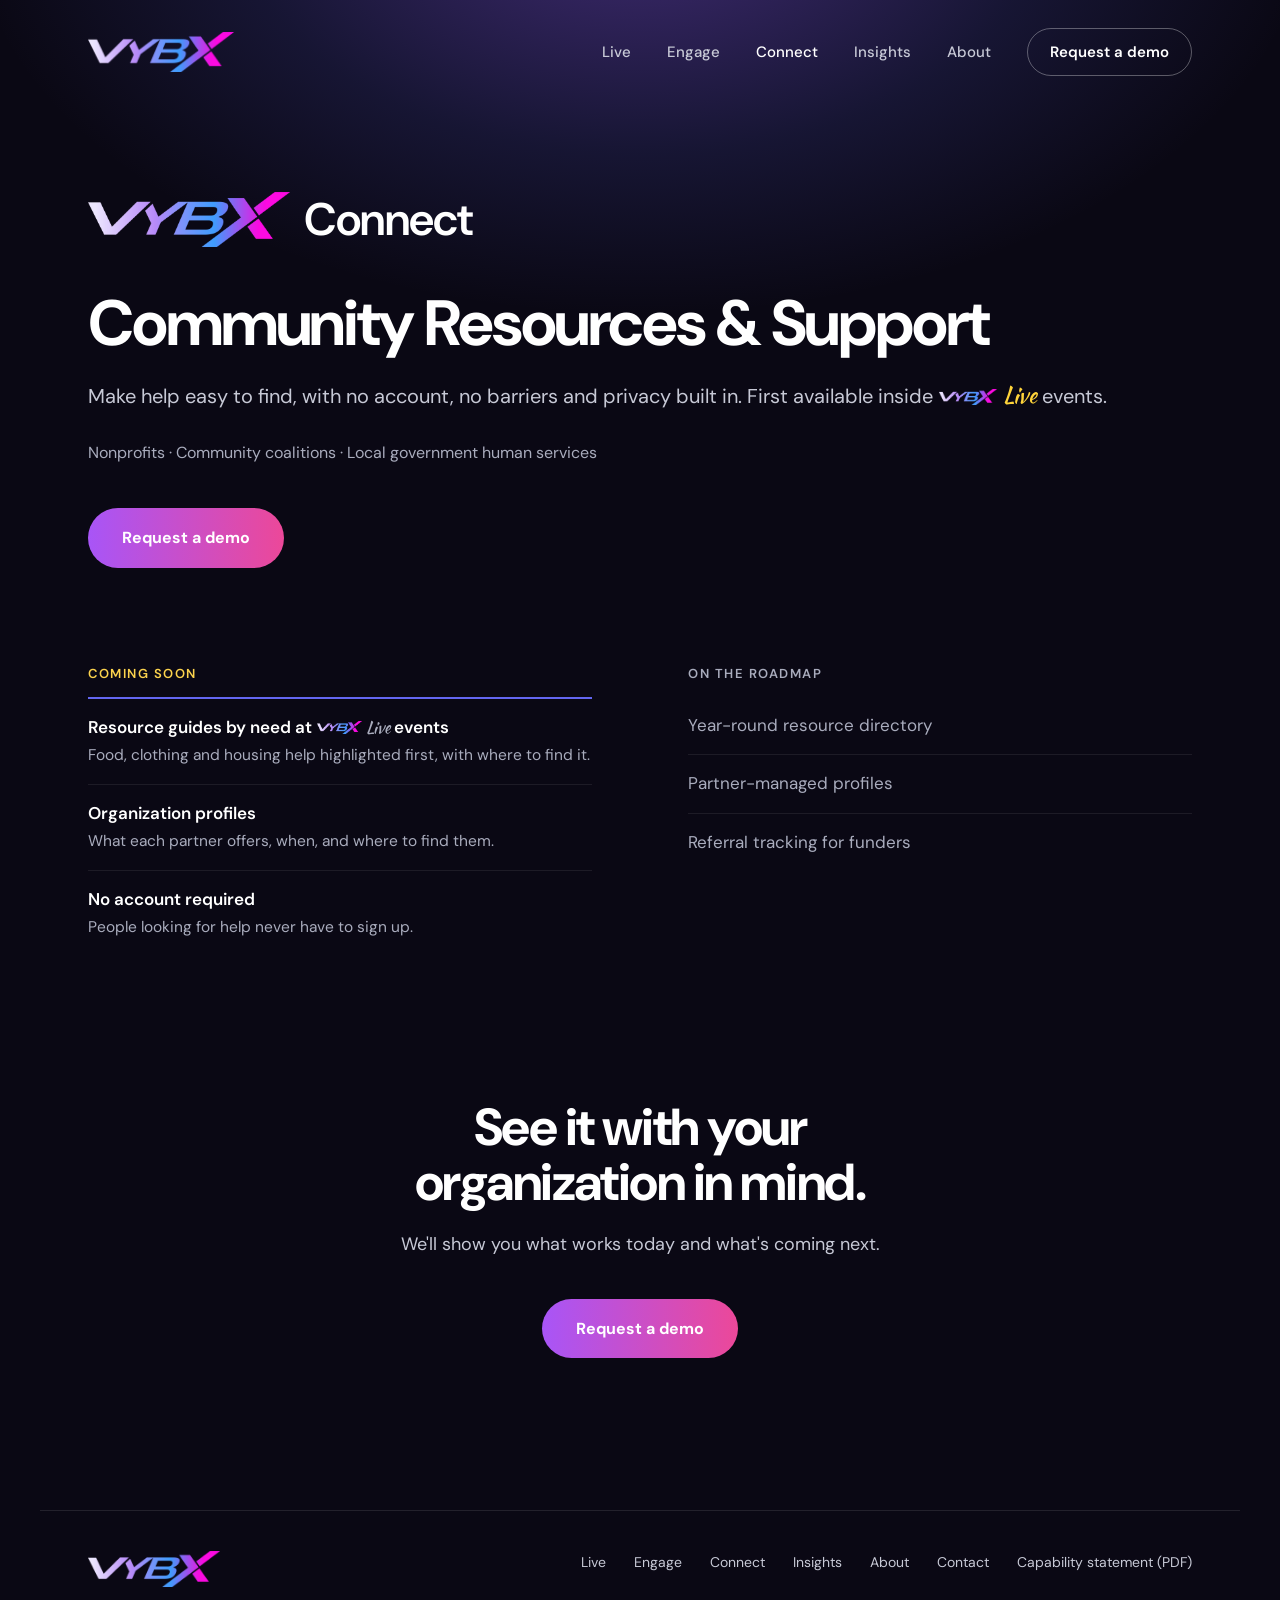
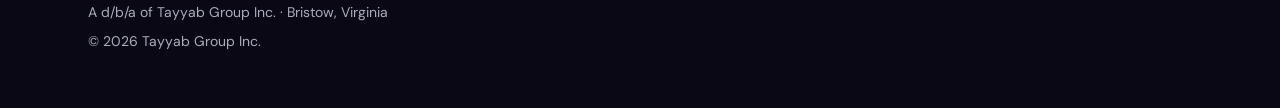
<file: connect/index.html>
<!DOCTYPE html>
<html lang="en">
<head>
<meta charset="UTF-8">
<meta name="viewport" content="width=device-width, initial-scale=1.0">
<title>Community Resources &amp; Support — VYBX</title>
<meta name="description" content="VYBX Connect: help people find food, clothing and housing resources quickly and privately. Coming soon at VYBX Live events.">
<link rel="canonical" href="https://www.getvybx.com/connect/">
<meta property="og:site_name" content="VYBX">
<meta property="og:title" content="Community Resources &amp; Support — VYBX">
<meta property="og:description" content="VYBX Connect: help people find food, clothing and housing resources quickly and privately. Coming soon at VYBX Live events.">
<meta property="og:url" content="https://www.getvybx.com/connect/">
<meta property="og:type" content="website">
<meta property="og:image" content="https://www.getvybx.com/og-image.png">
<meta property="og:image:width" content="1200">
<meta property="og:image:height" content="630">
<meta name="twitter:card" content="summary_large_image">
<meta name="twitter:title" content="Community Resources &amp; Support — VYBX">
<meta name="twitter:description" content="VYBX Connect: help people find food, clothing and housing resources quickly and privately. Coming soon at VYBX Live events.">
<meta name="twitter:image" content="https://www.getvybx.com/og-image.png">
<meta name="theme-color" content="#0A0814">
<link rel="preconnect" href="https://fonts.googleapis.com">
<link rel="preconnect" href="https://fonts.gstatic.com" crossorigin>
<link href="https://fonts.googleapis.com/css2?family=DM+Sans:ital,opsz,wght@0,9..40,400;0,9..40,500;0,9..40,600;0,9..40,700;1,9..40,600&family=Kaushan+Script&display=swap" rel="stylesheet">
<link rel="stylesheet" href="/assets/site.css">
</head>
<body>
<a class="skip" href="#main">Skip to content</a>
<header class="site-header">
<div class="wrap">
<a class="brand" href="/" aria-label="VYBX home"><img src="/assets/brand/compact/vybx-main-compact.png" alt="VYBX" width="1200" height="328"></a>
<nav class="nav" aria-label="Main">
<a href="/live/">Live</a>
<a href="/engage/">Engage</a>
<a href="/connect/" aria-current="page">Connect</a>
<a href="/insights/">Insights</a>
<a href="/about/">About</a>
<a class="btn-outline" href="/contact/">Request a demo</a>
</nav>
<button class="menu-btn" type="button" aria-label="Open menu" aria-controls="menu" aria-expanded="false" data-menu-open>
<svg width="20" height="14" viewBox="0 0 20 14" aria-hidden="true"><path d="M1 1h18M1 7h18M1 13h18" stroke="currentColor" stroke-width="1.8" stroke-linecap="round" fill="none"/></svg>
</button>
</div>
</header>
<div class="mobile-menu" id="menu" data-open="false" role="dialog" aria-modal="true" aria-label="Menu">
<div class="top">
<a class="brand" href="/" aria-label="VYBX home"><img src="/assets/brand/compact/vybx-main-compact.png" alt="VYBX" width="1200" height="328"></a>
<button class="menu-btn" type="button" aria-label="Close menu" data-menu-close style="display:inline-flex">
<svg width="16" height="16" viewBox="0 0 16 16" aria-hidden="true"><path d="M2 2l12 12M14 2L2 14" stroke="currentColor" stroke-width="1.8" stroke-linecap="round" fill="none"/></svg>
</button>
</div>
<nav aria-label="Mobile">
<a href="/live/"><span class="lockup" style="font-size:24px"><img src="/assets/brand/compact/vybx-main-compact.png" alt="VYBX"><span class="live-word"><span>Live</span><svg viewBox="0 0 100 16" preserveAspectRatio="none" aria-hidden="true"><path d="M3 12 C 28 3, 66 1, 97 7" fill="none" stroke="currentColor" stroke-width="2.2" stroke-linecap="round"/></svg></span></span><small>Events, Destinations &amp; Experiences</small></a>
<a href="/engage/"><span class="lockup" style="font-size:24px"><img src="/assets/brand/compact/vybx-main-compact.png" alt="VYBX"><span class="name">Engage</span></span><small>Membership &amp; Organizational Engagement</small></a>
<a href="/connect/"><span class="lockup" style="font-size:24px"><img src="/assets/brand/compact/vybx-main-compact.png" alt="VYBX"><span class="name">Connect</span></span><small>Community Resources &amp; Support</small></a>
<a href="/insights/"><span class="lockup" style="font-size:24px"><img src="/assets/brand/compact/vybx-main-compact.png" alt="VYBX"><span class="name">Insights</span></span><small>Shared analytics and reporting</small></a>
<a href="/about/">About <img class="vx" src="/assets/brand/compact/vybx-main-compact.png" alt="VYBX"></a>
</nav>
<a class="btn" href="/contact/" style="display:flex;height:56px;margin-top:24px">Request a demo</a>
</div>
<main id="main">

<section class="page-hero">
<div class="wrap">
<span class="lockup"><img src="/assets/brand/compact/vybx-main-compact.png" alt="VYBX"><span class="name">Connect</span></span>
<h1>Community Resources &amp; Support</h1>
<p class="lede">Make help easy to find, with no account, no barriers and privacy built in. First available inside <span class="vx-live"><img class="vx" src="/assets/brand/compact/vybx-main-compact.png" alt="VYBX"><span class="vx-l">Live</span></span> events.</p>
<p class="uses">Nonprofits · Community coalitions · Local government human services</p>
<div class="actions"><a class="btn" href="/contact/">Request a demo</a></div>
</div>
</section>
<section class="section">
<div class="wrap cols">
<div>
<p class="label soon">Coming Soon</p>
<ul class="list" style="border-top:2px solid #6366F1">
<li><b>Resource guides by need at <span class="vx-live"><img class="vx" src="/assets/brand/compact/vybx-main-compact.png" alt="VYBX"><span class="vx-l">Live</span></span> events</b><span>Food, clothing and housing help highlighted first, with where to find it.</span></li>
<li><b>Organization profiles</b><span>What each partner offers, when, and where to find them.</span></li>
<li><b>No account required</b><span>People looking for help never have to sign up.</span></li>
</ul>
</div>
<div>

<p class="label next">On the Roadmap</p>
<ul class="list next">
<li>Year-round resource directory</li>
<li>Partner-managed profiles</li>
<li>Referral tracking for funders</li>
</ul>
</div>
</div>
</section>

<section class="closing">
<div class="wrap">
<h2>See it with your organization in mind.</h2>
<p>We'll show you what works today and what's coming next.</p>
<a class="btn" href="/contact/">Request a demo</a>
</div>
</section>

</main>
<footer class="site-footer">
<div class="wrap">
<div class="who">
<img src="/assets/brand/compact/vybx-main-compact.png" alt="VYBX">
<p>A d/b/a of Tayyab Group Inc. · Bristow, Virginia</p>
<p style="margin-top:6px">© 2026 Tayyab Group Inc.</p>
</div>
<nav aria-label="Footer">
<a href="/live/">Live</a>
<a href="/engage/">Engage</a>
<a href="/connect/">Connect</a>
<a href="/insights/">Insights</a>
<a href="/about/">About</a>
<a href="/contact/">Contact</a>
<a href="/capability-statement.pdf">Capability statement (PDF)</a>
</nav>
</div>
</footer>
<script>
(function () {
  var menu = document.getElementById('menu');
  var openBtn = document.querySelector('[data-menu-open]');
  var closeBtn = document.querySelector('[data-menu-close]');
  function set(open) {
    menu.setAttribute('data-open', open ? 'true' : 'false');
    openBtn.setAttribute('aria-expanded', open ? 'true' : 'false');
    document.body.style.overflow = open ? 'hidden' : '';
    (open ? closeBtn : openBtn).focus();
  }
  openBtn.addEventListener('click', function () { set(true); });
  closeBtn.addEventListener('click', function () { set(false); });
  menu.addEventListener('click', function (e) { if (e.target.closest('a')) set(false); });
  document.addEventListener('keydown', function (e) { if (e.key === 'Escape' && menu.getAttribute('data-open') === 'true') set(false); });
})();
</script>
</body>
</html>
</file>
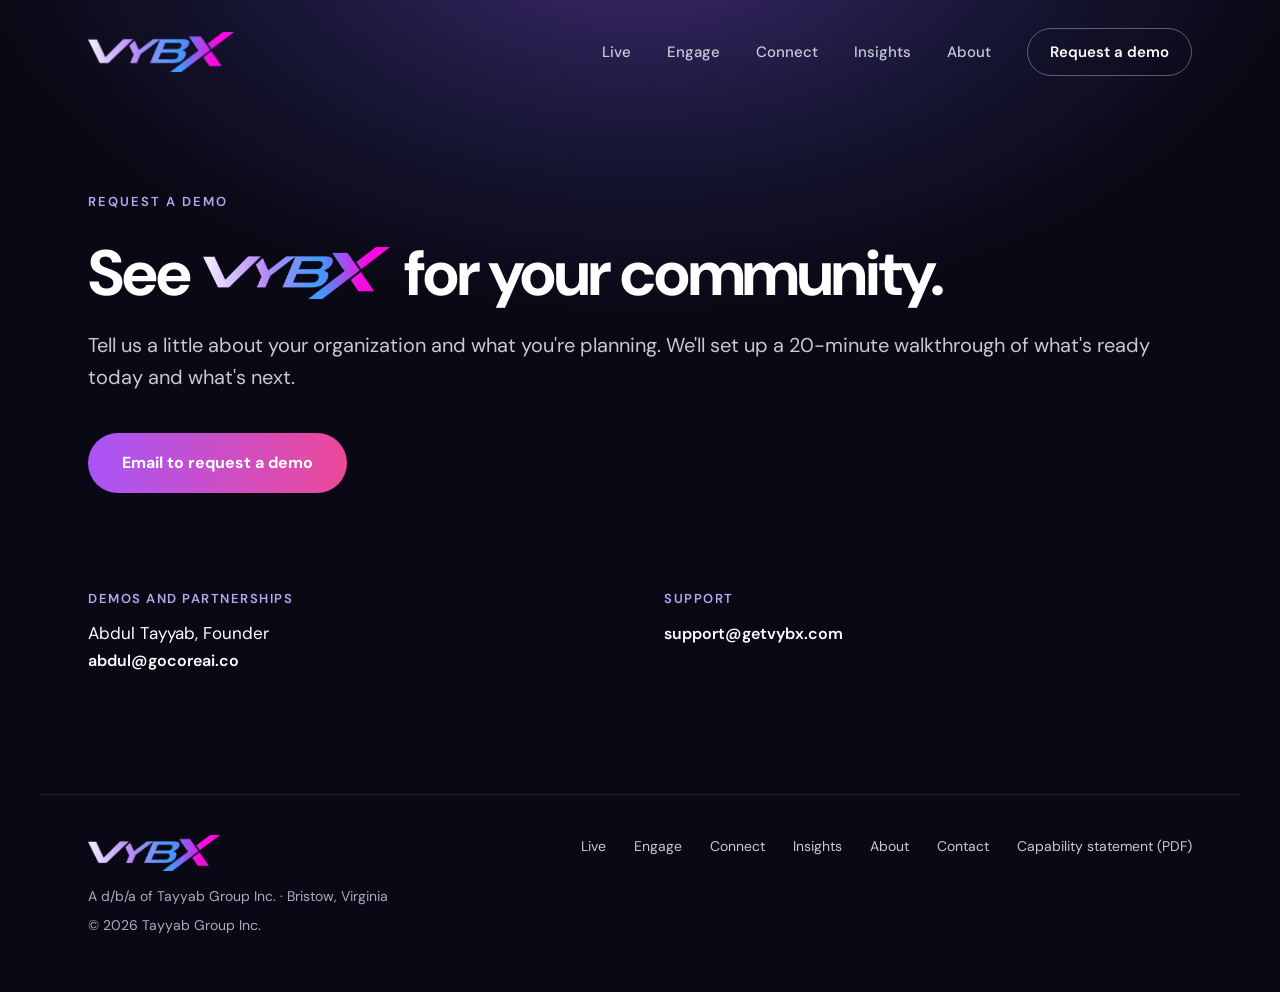
<file: contact/index.html>
<!DOCTYPE html>
<html lang="en">
<head>
<meta charset="UTF-8">
<meta name="viewport" content="width=device-width, initial-scale=1.0">
<title>Request a demo — VYBX</title>
<meta name="description" content="Request a 20-minute VYBX walkthrough for your organization.">
<link rel="canonical" href="https://www.getvybx.com/contact/">
<meta property="og:site_name" content="VYBX">
<meta property="og:title" content="Request a demo — VYBX">
<meta property="og:description" content="Request a 20-minute VYBX walkthrough for your organization.">
<meta property="og:url" content="https://www.getvybx.com/contact/">
<meta property="og:type" content="website">
<meta property="og:image" content="https://www.getvybx.com/og-image.png">
<meta property="og:image:width" content="1200">
<meta property="og:image:height" content="630">
<meta name="twitter:card" content="summary_large_image">
<meta name="twitter:title" content="Request a demo — VYBX">
<meta name="twitter:description" content="Request a 20-minute VYBX walkthrough for your organization.">
<meta name="twitter:image" content="https://www.getvybx.com/og-image.png">
<meta name="theme-color" content="#0A0814">
<link rel="preconnect" href="https://fonts.googleapis.com">
<link rel="preconnect" href="https://fonts.gstatic.com" crossorigin>
<link href="https://fonts.googleapis.com/css2?family=DM+Sans:ital,opsz,wght@0,9..40,400;0,9..40,500;0,9..40,600;0,9..40,700;1,9..40,600&family=Kaushan+Script&display=swap" rel="stylesheet">
<link rel="stylesheet" href="/assets/site.css">
</head>
<body>
<a class="skip" href="#main">Skip to content</a>
<header class="site-header">
<div class="wrap">
<a class="brand" href="/" aria-label="VYBX home"><img src="/assets/brand/compact/vybx-main-compact.png" alt="VYBX" width="1200" height="328"></a>
<nav class="nav" aria-label="Main">
<a href="/live/">Live</a>
<a href="/engage/">Engage</a>
<a href="/connect/">Connect</a>
<a href="/insights/">Insights</a>
<a href="/about/">About</a>
<a class="btn-outline" href="/contact/">Request a demo</a>
</nav>
<button class="menu-btn" type="button" aria-label="Open menu" aria-controls="menu" aria-expanded="false" data-menu-open>
<svg width="20" height="14" viewBox="0 0 20 14" aria-hidden="true"><path d="M1 1h18M1 7h18M1 13h18" stroke="currentColor" stroke-width="1.8" stroke-linecap="round" fill="none"/></svg>
</button>
</div>
</header>
<div class="mobile-menu" id="menu" data-open="false" role="dialog" aria-modal="true" aria-label="Menu">
<div class="top">
<a class="brand" href="/" aria-label="VYBX home"><img src="/assets/brand/compact/vybx-main-compact.png" alt="VYBX" width="1200" height="328"></a>
<button class="menu-btn" type="button" aria-label="Close menu" data-menu-close style="display:inline-flex">
<svg width="16" height="16" viewBox="0 0 16 16" aria-hidden="true"><path d="M2 2l12 12M14 2L2 14" stroke="currentColor" stroke-width="1.8" stroke-linecap="round" fill="none"/></svg>
</button>
</div>
<nav aria-label="Mobile">
<a href="/live/"><span class="lockup" style="font-size:24px"><img src="/assets/brand/compact/vybx-main-compact.png" alt="VYBX"><span class="live-word"><span>Live</span><svg viewBox="0 0 100 16" preserveAspectRatio="none" aria-hidden="true"><path d="M3 12 C 28 3, 66 1, 97 7" fill="none" stroke="currentColor" stroke-width="2.2" stroke-linecap="round"/></svg></span></span><small>Events, Destinations &amp; Experiences</small></a>
<a href="/engage/"><span class="lockup" style="font-size:24px"><img src="/assets/brand/compact/vybx-main-compact.png" alt="VYBX"><span class="name">Engage</span></span><small>Membership &amp; Organizational Engagement</small></a>
<a href="/connect/"><span class="lockup" style="font-size:24px"><img src="/assets/brand/compact/vybx-main-compact.png" alt="VYBX"><span class="name">Connect</span></span><small>Community Resources &amp; Support</small></a>
<a href="/insights/"><span class="lockup" style="font-size:24px"><img src="/assets/brand/compact/vybx-main-compact.png" alt="VYBX"><span class="name">Insights</span></span><small>Shared analytics and reporting</small></a>
<a href="/about/">About <img class="vx" src="/assets/brand/compact/vybx-main-compact.png" alt="VYBX"></a>
</nav>
<a class="btn" href="/contact/" style="display:flex;height:56px;margin-top:24px">Request a demo</a>
</div>
<main id="main">

<section class="page-hero">
<div class="wrap">
<p class="eyebrow">Request a demo</p>
<h1 style="margin-top:0">See <img class="vx" src="/assets/brand/compact/vybx-main-compact.png" alt="VYBX"> for your community.</h1>
<p class="lede">Tell us a little about your organization and what you're planning. We'll set up a 20-minute walkthrough of what's ready today and what's next.</p>
<div class="actions"><a class="btn" href="mailto:abdul@gocoreai.co?subject=VYBX%20demo%20request">Email to request a demo</a></div>
</div>
</section>
<section class="section">
<div class="wrap">
<div class="facts">
<div>
<h3>Demos and partnerships</h3>
<p>Abdul Tayyab, Founder<br><a class="text-link" href="mailto:abdul@gocoreai.co">abdul@gocoreai.co</a></p>
</div>
<div>
<h3>Support</h3>
<p><a class="text-link" href="mailto:support@getvybx.com">support@getvybx.com</a></p>
</div>
</div>
</div>
</section>

</main>
<footer class="site-footer">
<div class="wrap">
<div class="who">
<img src="/assets/brand/compact/vybx-main-compact.png" alt="VYBX">
<p>A d/b/a of Tayyab Group Inc. · Bristow, Virginia</p>
<p style="margin-top:6px">© 2026 Tayyab Group Inc.</p>
</div>
<nav aria-label="Footer">
<a href="/live/">Live</a>
<a href="/engage/">Engage</a>
<a href="/connect/">Connect</a>
<a href="/insights/">Insights</a>
<a href="/about/">About</a>
<a href="/contact/">Contact</a>
<a href="/capability-statement.pdf">Capability statement (PDF)</a>
</nav>
</div>
</footer>
<script>
(function () {
  var menu = document.getElementById('menu');
  var openBtn = document.querySelector('[data-menu-open]');
  var closeBtn = document.querySelector('[data-menu-close]');
  function set(open) {
    menu.setAttribute('data-open', open ? 'true' : 'false');
    openBtn.setAttribute('aria-expanded', open ? 'true' : 'false');
    document.body.style.overflow = open ? 'hidden' : '';
    (open ? closeBtn : openBtn).focus();
  }
  openBtn.addEventListener('click', function () { set(true); });
  closeBtn.addEventListener('click', function () { set(false); });
  menu.addEventListener('click', function (e) { if (e.target.closest('a')) set(false); });
  document.addEventListener('keydown', function (e) { if (e.key === 'Escape' && menu.getAttribute('data-open') === 'true') set(false); });
})();
</script>
</body>
</html>
</file>
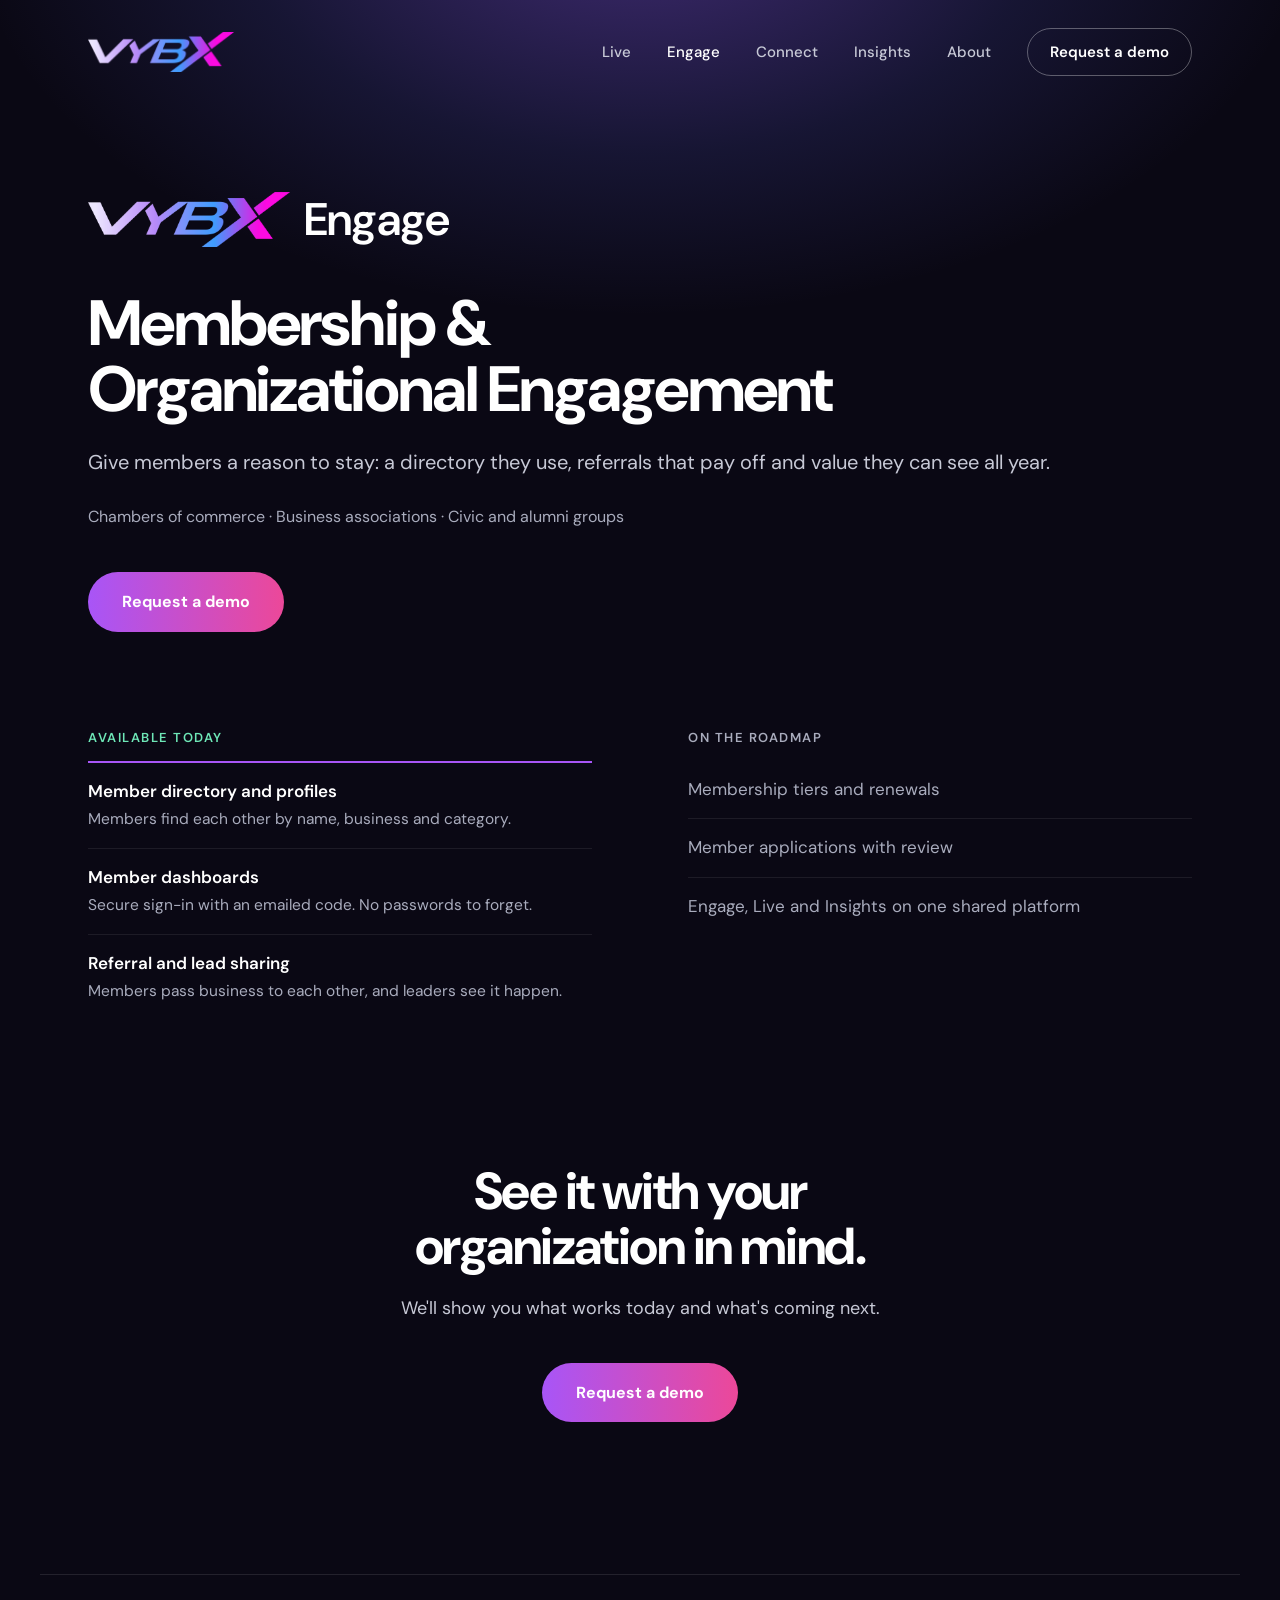
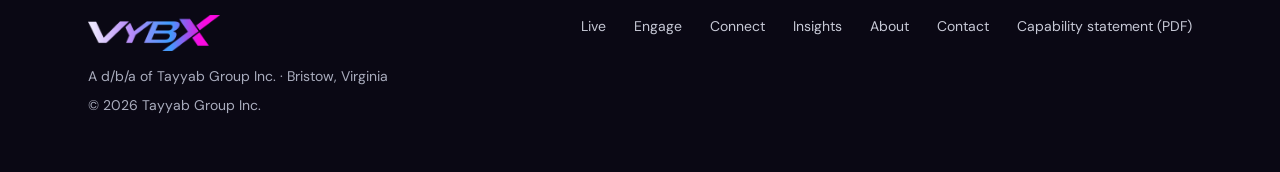
<file: engage/index.html>
<!DOCTYPE html>
<html lang="en">
<head>
<meta charset="UTF-8">
<meta name="viewport" content="width=device-width, initial-scale=1.0">
<title>Membership &amp; Organizational Engagement — VYBX</title>
<meta name="description" content="VYBX Engage: member directories, dashboards and referral sharing for chambers and associations.">
<link rel="canonical" href="https://www.getvybx.com/engage/">
<meta property="og:site_name" content="VYBX">
<meta property="og:title" content="Membership &amp; Organizational Engagement — VYBX">
<meta property="og:description" content="VYBX Engage: member directories, dashboards and referral sharing for chambers and associations.">
<meta property="og:url" content="https://www.getvybx.com/engage/">
<meta property="og:type" content="website">
<meta property="og:image" content="https://www.getvybx.com/og-image.png">
<meta property="og:image:width" content="1200">
<meta property="og:image:height" content="630">
<meta name="twitter:card" content="summary_large_image">
<meta name="twitter:title" content="Membership &amp; Organizational Engagement — VYBX">
<meta name="twitter:description" content="VYBX Engage: member directories, dashboards and referral sharing for chambers and associations.">
<meta name="twitter:image" content="https://www.getvybx.com/og-image.png">
<meta name="theme-color" content="#0A0814">
<link rel="preconnect" href="https://fonts.googleapis.com">
<link rel="preconnect" href="https://fonts.gstatic.com" crossorigin>
<link href="https://fonts.googleapis.com/css2?family=DM+Sans:ital,opsz,wght@0,9..40,400;0,9..40,500;0,9..40,600;0,9..40,700;1,9..40,600&family=Kaushan+Script&display=swap" rel="stylesheet">
<link rel="stylesheet" href="/assets/site.css">
</head>
<body>
<a class="skip" href="#main">Skip to content</a>
<header class="site-header">
<div class="wrap">
<a class="brand" href="/" aria-label="VYBX home"><img src="/assets/brand/compact/vybx-main-compact.png" alt="VYBX" width="1200" height="328"></a>
<nav class="nav" aria-label="Main">
<a href="/live/">Live</a>
<a href="/engage/" aria-current="page">Engage</a>
<a href="/connect/">Connect</a>
<a href="/insights/">Insights</a>
<a href="/about/">About</a>
<a class="btn-outline" href="/contact/">Request a demo</a>
</nav>
<button class="menu-btn" type="button" aria-label="Open menu" aria-controls="menu" aria-expanded="false" data-menu-open>
<svg width="20" height="14" viewBox="0 0 20 14" aria-hidden="true"><path d="M1 1h18M1 7h18M1 13h18" stroke="currentColor" stroke-width="1.8" stroke-linecap="round" fill="none"/></svg>
</button>
</div>
</header>
<div class="mobile-menu" id="menu" data-open="false" role="dialog" aria-modal="true" aria-label="Menu">
<div class="top">
<a class="brand" href="/" aria-label="VYBX home"><img src="/assets/brand/compact/vybx-main-compact.png" alt="VYBX" width="1200" height="328"></a>
<button class="menu-btn" type="button" aria-label="Close menu" data-menu-close style="display:inline-flex">
<svg width="16" height="16" viewBox="0 0 16 16" aria-hidden="true"><path d="M2 2l12 12M14 2L2 14" stroke="currentColor" stroke-width="1.8" stroke-linecap="round" fill="none"/></svg>
</button>
</div>
<nav aria-label="Mobile">
<a href="/live/"><span class="lockup" style="font-size:24px"><img src="/assets/brand/compact/vybx-main-compact.png" alt="VYBX"><span class="live-word"><span>Live</span><svg viewBox="0 0 100 16" preserveAspectRatio="none" aria-hidden="true"><path d="M3 12 C 28 3, 66 1, 97 7" fill="none" stroke="currentColor" stroke-width="2.2" stroke-linecap="round"/></svg></span></span><small>Events, Destinations &amp; Experiences</small></a>
<a href="/engage/"><span class="lockup" style="font-size:24px"><img src="/assets/brand/compact/vybx-main-compact.png" alt="VYBX"><span class="name">Engage</span></span><small>Membership &amp; Organizational Engagement</small></a>
<a href="/connect/"><span class="lockup" style="font-size:24px"><img src="/assets/brand/compact/vybx-main-compact.png" alt="VYBX"><span class="name">Connect</span></span><small>Community Resources &amp; Support</small></a>
<a href="/insights/"><span class="lockup" style="font-size:24px"><img src="/assets/brand/compact/vybx-main-compact.png" alt="VYBX"><span class="name">Insights</span></span><small>Shared analytics and reporting</small></a>
<a href="/about/">About <img class="vx" src="/assets/brand/compact/vybx-main-compact.png" alt="VYBX"></a>
</nav>
<a class="btn" href="/contact/" style="display:flex;height:56px;margin-top:24px">Request a demo</a>
</div>
<main id="main">

<section class="page-hero">
<div class="wrap">
<span class="lockup"><img src="/assets/brand/compact/vybx-main-compact.png" alt="VYBX"><span class="name">Engage</span></span>
<h1>Membership &amp; Organizational Engagement</h1>
<p class="lede">Give members a reason to stay: a directory they use, referrals that pay off and value they can see all year.</p>
<p class="uses">Chambers of commerce · Business associations · Civic and alumni groups</p>
<div class="actions"><a class="btn" href="/contact/">Request a demo</a></div>
</div>
</section>
<section class="section">
<div class="wrap cols">
<div>
<p class="label today">Available Today</p>
<ul class="list" style="border-top:2px solid #A855F7">
<li><b>Member directory and profiles</b><span>Members find each other by name, business and category.</span></li>
<li><b>Member dashboards</b><span>Secure sign-in with an emailed code. No passwords to forget.</span></li>
<li><b>Referral and lead sharing</b><span>Members pass business to each other, and leaders see it happen.</span></li>
</ul>
</div>
<div>

<p class="label next">On the Roadmap</p>
<ul class="list next">
<li>Membership tiers and renewals</li>
<li>Member applications with review</li>
<li>Engage, Live and Insights on one shared platform</li>
</ul>
</div>
</div>
</section>

<section class="closing">
<div class="wrap">
<h2>See it with your organization in mind.</h2>
<p>We'll show you what works today and what's coming next.</p>
<a class="btn" href="/contact/">Request a demo</a>
</div>
</section>

</main>
<footer class="site-footer">
<div class="wrap">
<div class="who">
<img src="/assets/brand/compact/vybx-main-compact.png" alt="VYBX">
<p>A d/b/a of Tayyab Group Inc. · Bristow, Virginia</p>
<p style="margin-top:6px">© 2026 Tayyab Group Inc.</p>
</div>
<nav aria-label="Footer">
<a href="/live/">Live</a>
<a href="/engage/">Engage</a>
<a href="/connect/">Connect</a>
<a href="/insights/">Insights</a>
<a href="/about/">About</a>
<a href="/contact/">Contact</a>
<a href="/capability-statement.pdf">Capability statement (PDF)</a>
</nav>
</div>
</footer>
<script>
(function () {
  var menu = document.getElementById('menu');
  var openBtn = document.querySelector('[data-menu-open]');
  var closeBtn = document.querySelector('[data-menu-close]');
  function set(open) {
    menu.setAttribute('data-open', open ? 'true' : 'false');
    openBtn.setAttribute('aria-expanded', open ? 'true' : 'false');
    document.body.style.overflow = open ? 'hidden' : '';
    (open ? closeBtn : openBtn).focus();
  }
  openBtn.addEventListener('click', function () { set(true); });
  closeBtn.addEventListener('click', function () { set(false); });
  menu.addEventListener('click', function (e) { if (e.target.closest('a')) set(false); });
  document.addEventListener('keydown', function (e) { if (e.key === 'Escape' && menu.getAttribute('data-open') === 'true') set(false); });
})();
</script>
</body>
</html>
</file>
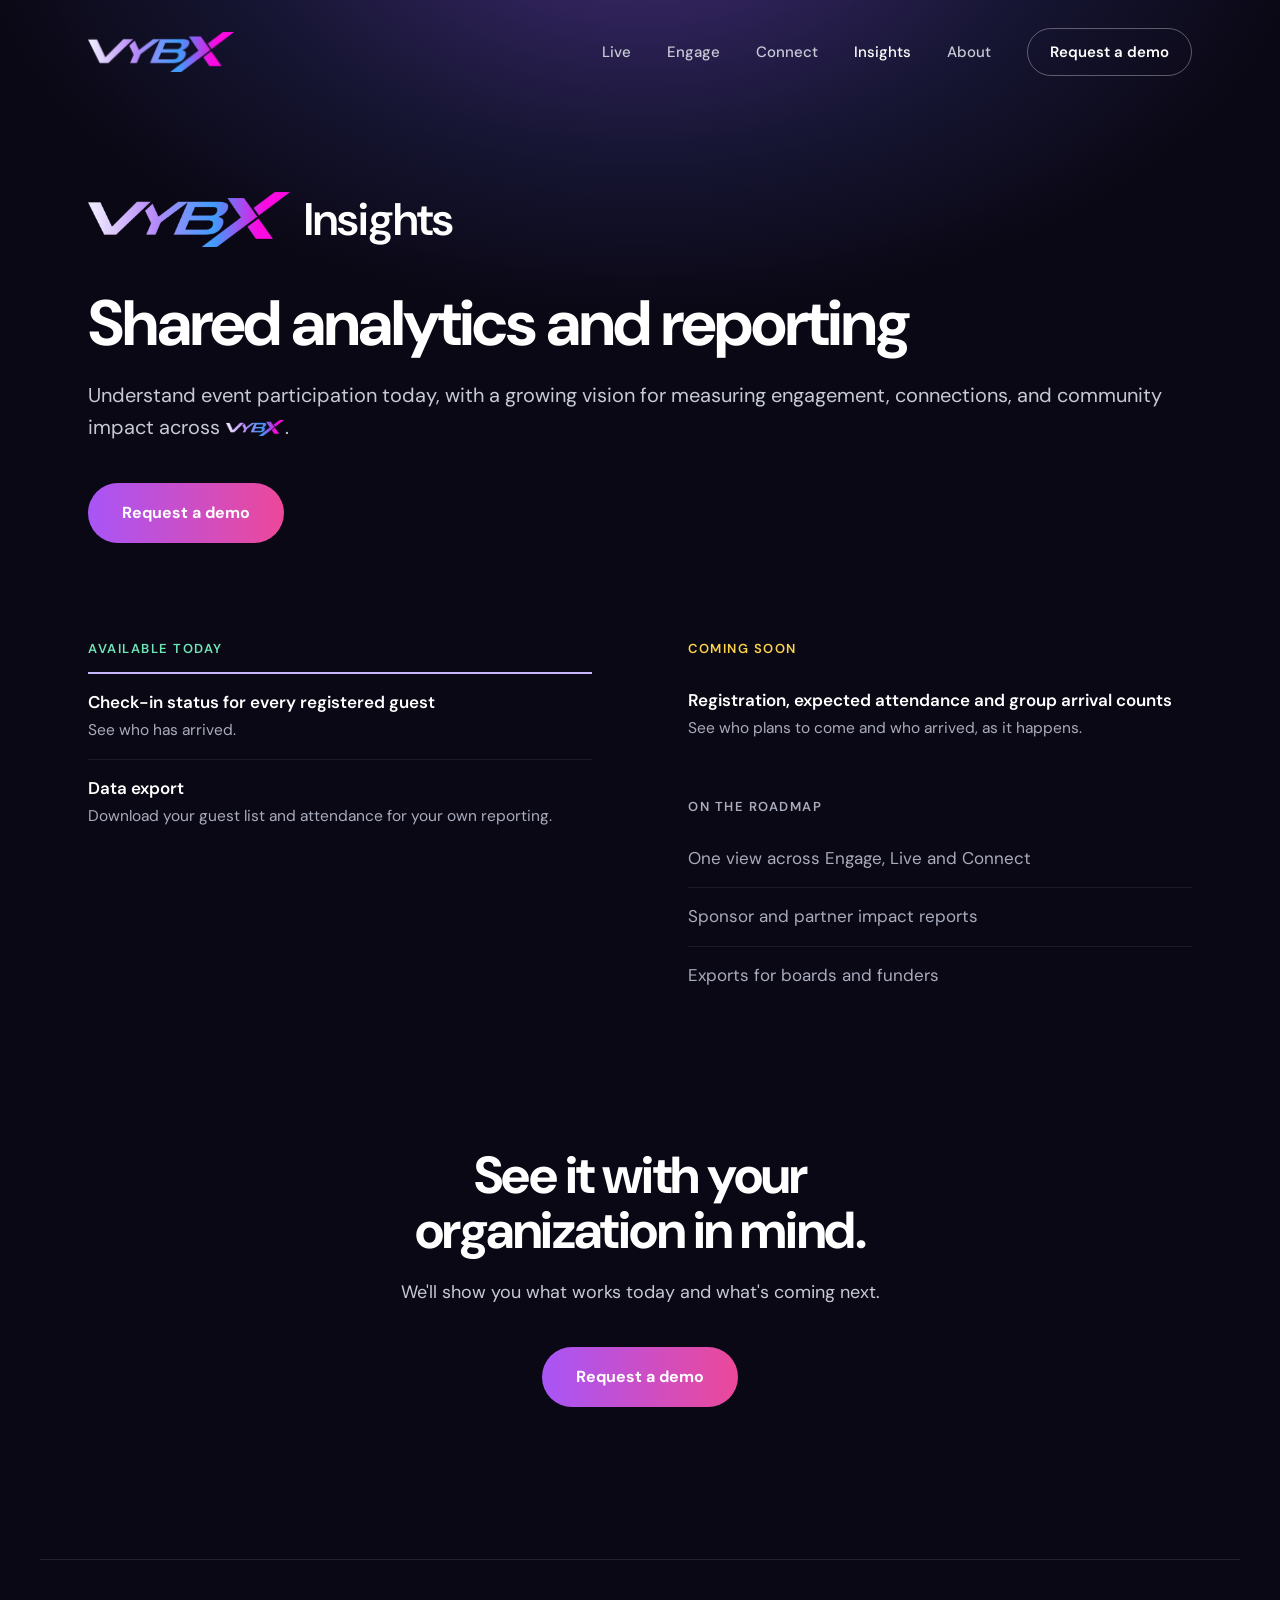
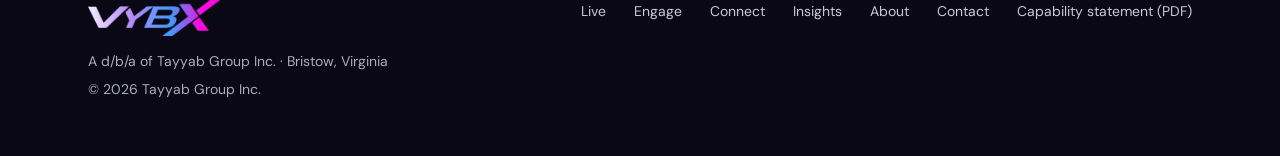
<file: insights/index.html>
<!DOCTYPE html>
<html lang="en">
<head>
<meta charset="UTF-8">
<meta name="viewport" content="width=device-width, initial-scale=1.0">
<title>Shared analytics and reporting — VYBX</title>
<meta name="description" content="VYBX Insights: understand event participation today, with more measurement coming across VYBX.">
<link rel="canonical" href="https://www.getvybx.com/insights/">
<meta property="og:site_name" content="VYBX">
<meta property="og:title" content="Shared analytics and reporting — VYBX">
<meta property="og:description" content="VYBX Insights: understand event participation today, with more measurement coming across VYBX.">
<meta property="og:url" content="https://www.getvybx.com/insights/">
<meta property="og:type" content="website">
<meta property="og:image" content="https://www.getvybx.com/og-image.png">
<meta property="og:image:width" content="1200">
<meta property="og:image:height" content="630">
<meta name="twitter:card" content="summary_large_image">
<meta name="twitter:title" content="Shared analytics and reporting — VYBX">
<meta name="twitter:description" content="VYBX Insights: understand event participation today, with more measurement coming across VYBX.">
<meta name="twitter:image" content="https://www.getvybx.com/og-image.png">
<meta name="theme-color" content="#0A0814">
<link rel="preconnect" href="https://fonts.googleapis.com">
<link rel="preconnect" href="https://fonts.gstatic.com" crossorigin>
<link href="https://fonts.googleapis.com/css2?family=DM+Sans:ital,opsz,wght@0,9..40,400;0,9..40,500;0,9..40,600;0,9..40,700;1,9..40,600&family=Kaushan+Script&display=swap" rel="stylesheet">
<link rel="stylesheet" href="/assets/site.css">
</head>
<body>
<a class="skip" href="#main">Skip to content</a>
<header class="site-header">
<div class="wrap">
<a class="brand" href="/" aria-label="VYBX home"><img src="/assets/brand/compact/vybx-main-compact.png" alt="VYBX" width="1200" height="328"></a>
<nav class="nav" aria-label="Main">
<a href="/live/">Live</a>
<a href="/engage/">Engage</a>
<a href="/connect/">Connect</a>
<a href="/insights/" aria-current="page">Insights</a>
<a href="/about/">About</a>
<a class="btn-outline" href="/contact/">Request a demo</a>
</nav>
<button class="menu-btn" type="button" aria-label="Open menu" aria-controls="menu" aria-expanded="false" data-menu-open>
<svg width="20" height="14" viewBox="0 0 20 14" aria-hidden="true"><path d="M1 1h18M1 7h18M1 13h18" stroke="currentColor" stroke-width="1.8" stroke-linecap="round" fill="none"/></svg>
</button>
</div>
</header>
<div class="mobile-menu" id="menu" data-open="false" role="dialog" aria-modal="true" aria-label="Menu">
<div class="top">
<a class="brand" href="/" aria-label="VYBX home"><img src="/assets/brand/compact/vybx-main-compact.png" alt="VYBX" width="1200" height="328"></a>
<button class="menu-btn" type="button" aria-label="Close menu" data-menu-close style="display:inline-flex">
<svg width="16" height="16" viewBox="0 0 16 16" aria-hidden="true"><path d="M2 2l12 12M14 2L2 14" stroke="currentColor" stroke-width="1.8" stroke-linecap="round" fill="none"/></svg>
</button>
</div>
<nav aria-label="Mobile">
<a href="/live/"><span class="lockup" style="font-size:24px"><img src="/assets/brand/compact/vybx-main-compact.png" alt="VYBX"><span class="live-word"><span>Live</span><svg viewBox="0 0 100 16" preserveAspectRatio="none" aria-hidden="true"><path d="M3 12 C 28 3, 66 1, 97 7" fill="none" stroke="currentColor" stroke-width="2.2" stroke-linecap="round"/></svg></span></span><small>Events, Destinations &amp; Experiences</small></a>
<a href="/engage/"><span class="lockup" style="font-size:24px"><img src="/assets/brand/compact/vybx-main-compact.png" alt="VYBX"><span class="name">Engage</span></span><small>Membership &amp; Organizational Engagement</small></a>
<a href="/connect/"><span class="lockup" style="font-size:24px"><img src="/assets/brand/compact/vybx-main-compact.png" alt="VYBX"><span class="name">Connect</span></span><small>Community Resources &amp; Support</small></a>
<a href="/insights/"><span class="lockup" style="font-size:24px"><img src="/assets/brand/compact/vybx-main-compact.png" alt="VYBX"><span class="name">Insights</span></span><small>Shared analytics and reporting</small></a>
<a href="/about/">About <img class="vx" src="/assets/brand/compact/vybx-main-compact.png" alt="VYBX"></a>
</nav>
<a class="btn" href="/contact/" style="display:flex;height:56px;margin-top:24px">Request a demo</a>
</div>
<main id="main">

<section class="page-hero">
<div class="wrap">
<span class="lockup"><img src="/assets/brand/compact/vybx-main-compact.png" alt="VYBX"><span class="name">Insights</span></span>
<h1>Shared analytics and reporting</h1>
<p class="lede">Understand event participation today, with a growing vision for measuring engagement, connections, and community impact across <img class="vx" src="/assets/brand/compact/vybx-main-compact.png" alt="VYBX">.</p>

<div class="actions"><a class="btn" href="/contact/">Request a demo</a></div>
</div>
</section>
<section class="section">
<div class="wrap cols">
<div>
<p class="label today">Available Today</p>
<ul class="list" style="border-top:2px solid #C4B5FD">
<li><b>Check-in status for every registered guest</b><span>See who has arrived.</span></li>
<li><b>Data export</b><span>Download your guest list and attendance for your own reporting.</span></li>
</ul>
</div>
<div>
<p class="label soon">Coming Soon</p>
<ul class="list" style="margin-bottom:40px">
<li><b>Registration, expected attendance and group arrival counts</b><span>See who plans to come and who arrived, as it happens.</span></li>
</ul>
<p class="label next">On the Roadmap</p>
<ul class="list next">
<li>One view across Engage, Live and Connect</li>
<li>Sponsor and partner impact reports</li>
<li>Exports for boards and funders</li>
</ul>
</div>
</div>
</section>

<section class="closing">
<div class="wrap">
<h2>See it with your organization in mind.</h2>
<p>We'll show you what works today and what's coming next.</p>
<a class="btn" href="/contact/">Request a demo</a>
</div>
</section>

</main>
<footer class="site-footer">
<div class="wrap">
<div class="who">
<img src="/assets/brand/compact/vybx-main-compact.png" alt="VYBX">
<p>A d/b/a of Tayyab Group Inc. · Bristow, Virginia</p>
<p style="margin-top:6px">© 2026 Tayyab Group Inc.</p>
</div>
<nav aria-label="Footer">
<a href="/live/">Live</a>
<a href="/engage/">Engage</a>
<a href="/connect/">Connect</a>
<a href="/insights/">Insights</a>
<a href="/about/">About</a>
<a href="/contact/">Contact</a>
<a href="/capability-statement.pdf">Capability statement (PDF)</a>
</nav>
</div>
</footer>
<script>
(function () {
  var menu = document.getElementById('menu');
  var openBtn = document.querySelector('[data-menu-open]');
  var closeBtn = document.querySelector('[data-menu-close]');
  function set(open) {
    menu.setAttribute('data-open', open ? 'true' : 'false');
    openBtn.setAttribute('aria-expanded', open ? 'true' : 'false');
    document.body.style.overflow = open ? 'hidden' : '';
    (open ? closeBtn : openBtn).focus();
  }
  openBtn.addEventListener('click', function () { set(true); });
  closeBtn.addEventListener('click', function () { set(false); });
  menu.addEventListener('click', function (e) { if (e.target.closest('a')) set(false); });
  document.addEventListener('keydown', function (e) { if (e.key === 'Escape' && menu.getAttribute('data-open') === 'true') set(false); });
})();
</script>
</body>
</html>
</file>
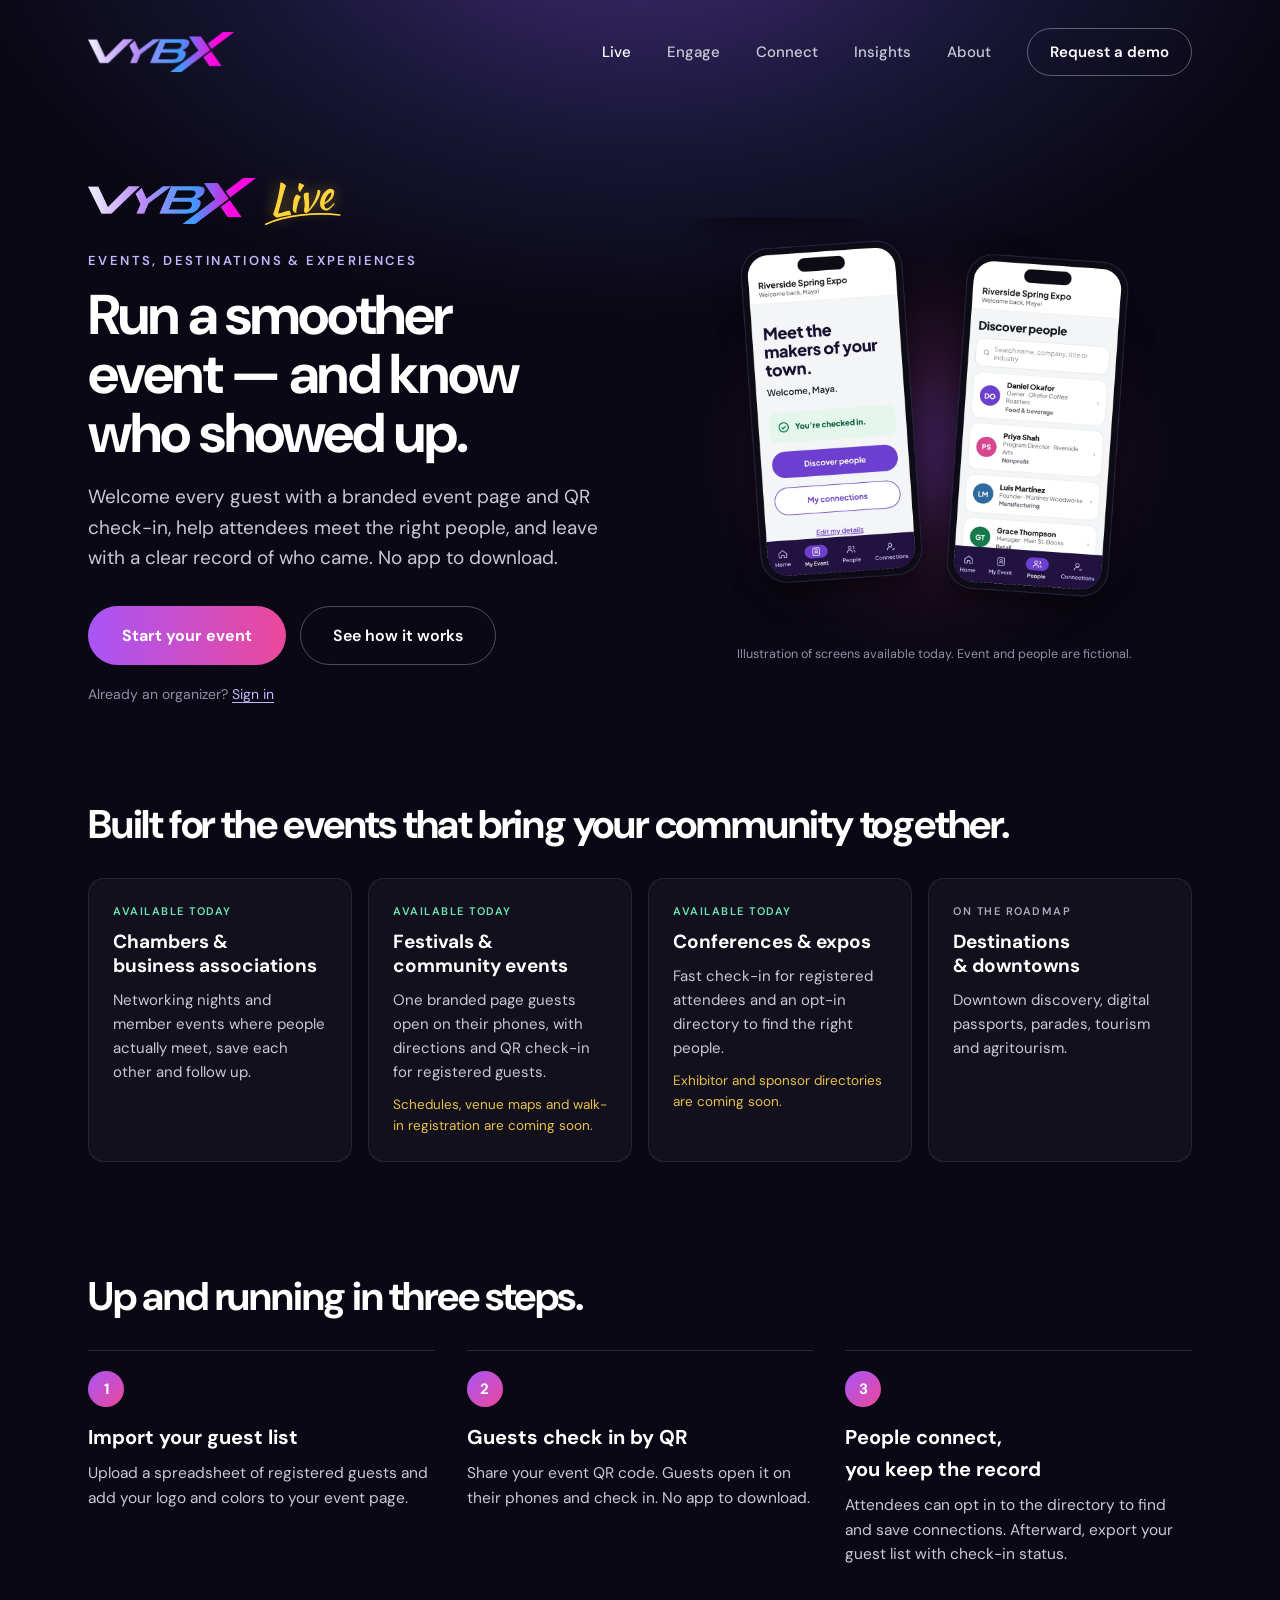
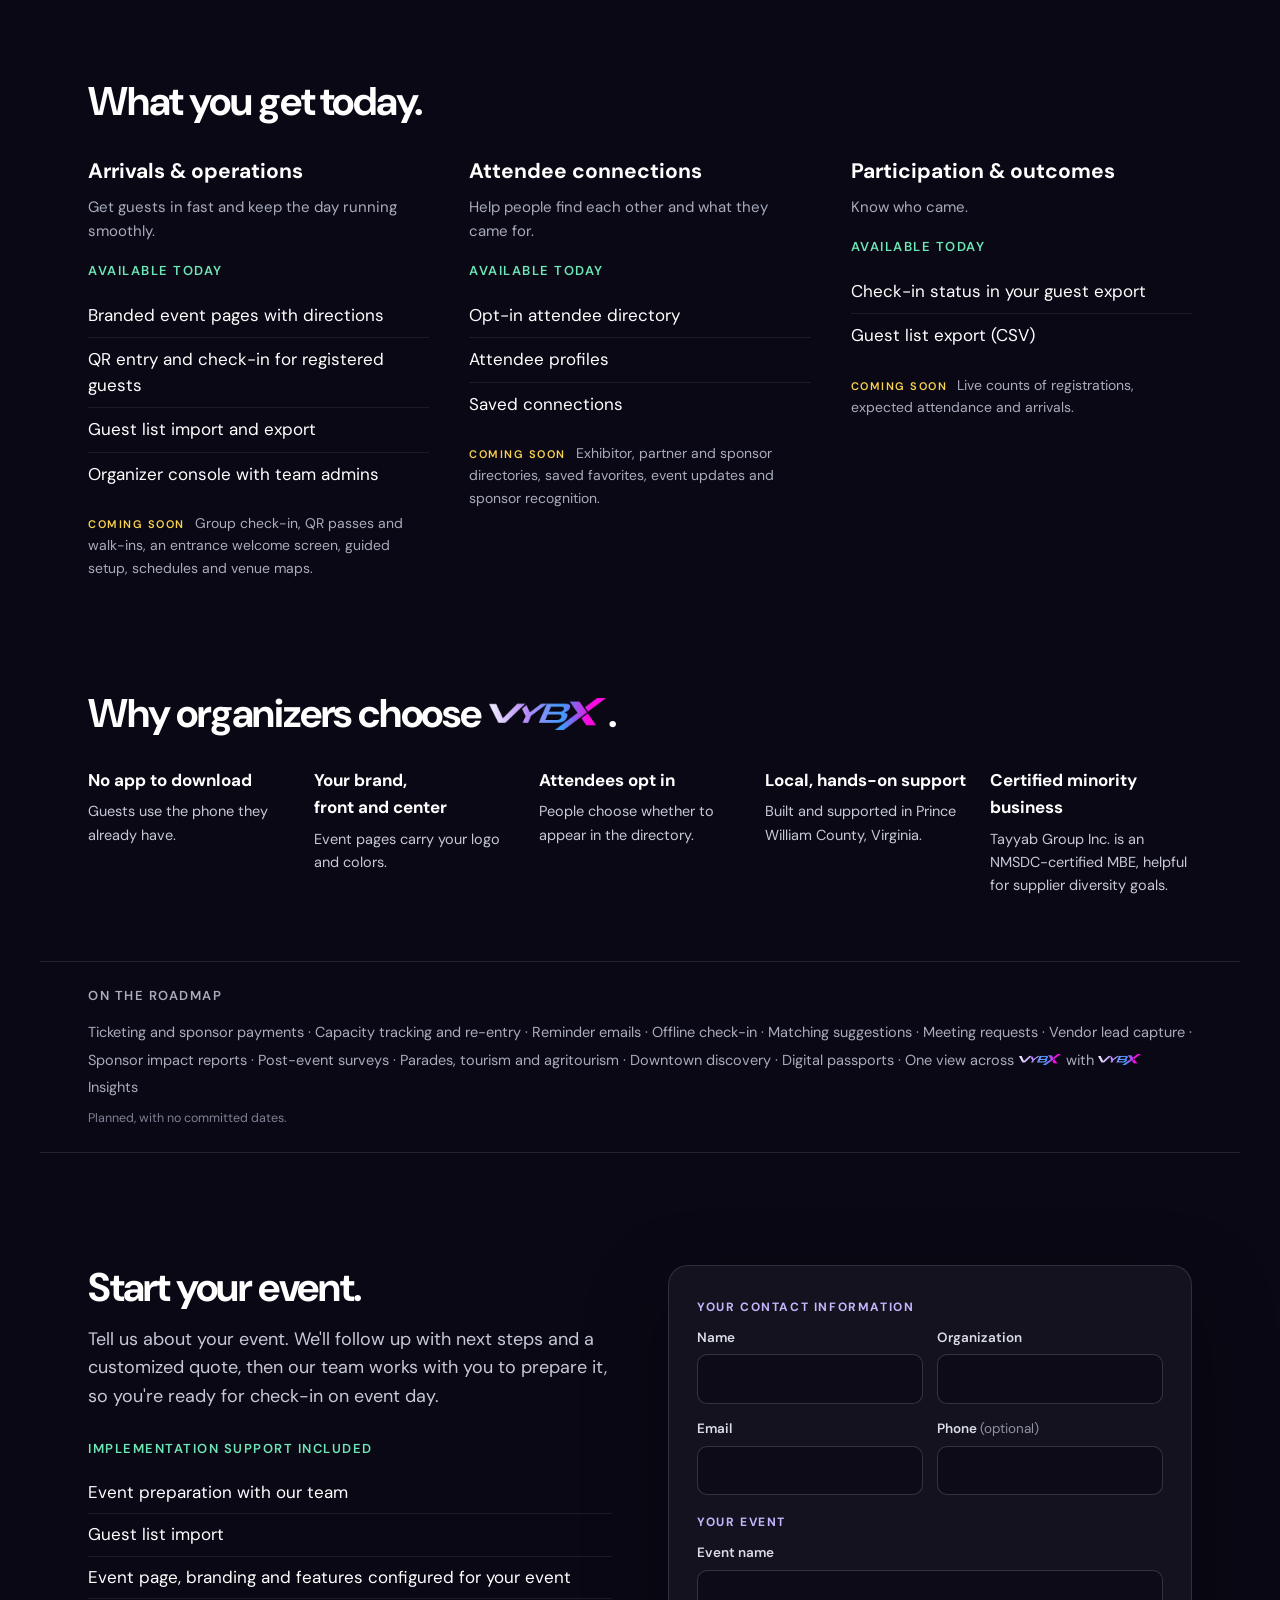
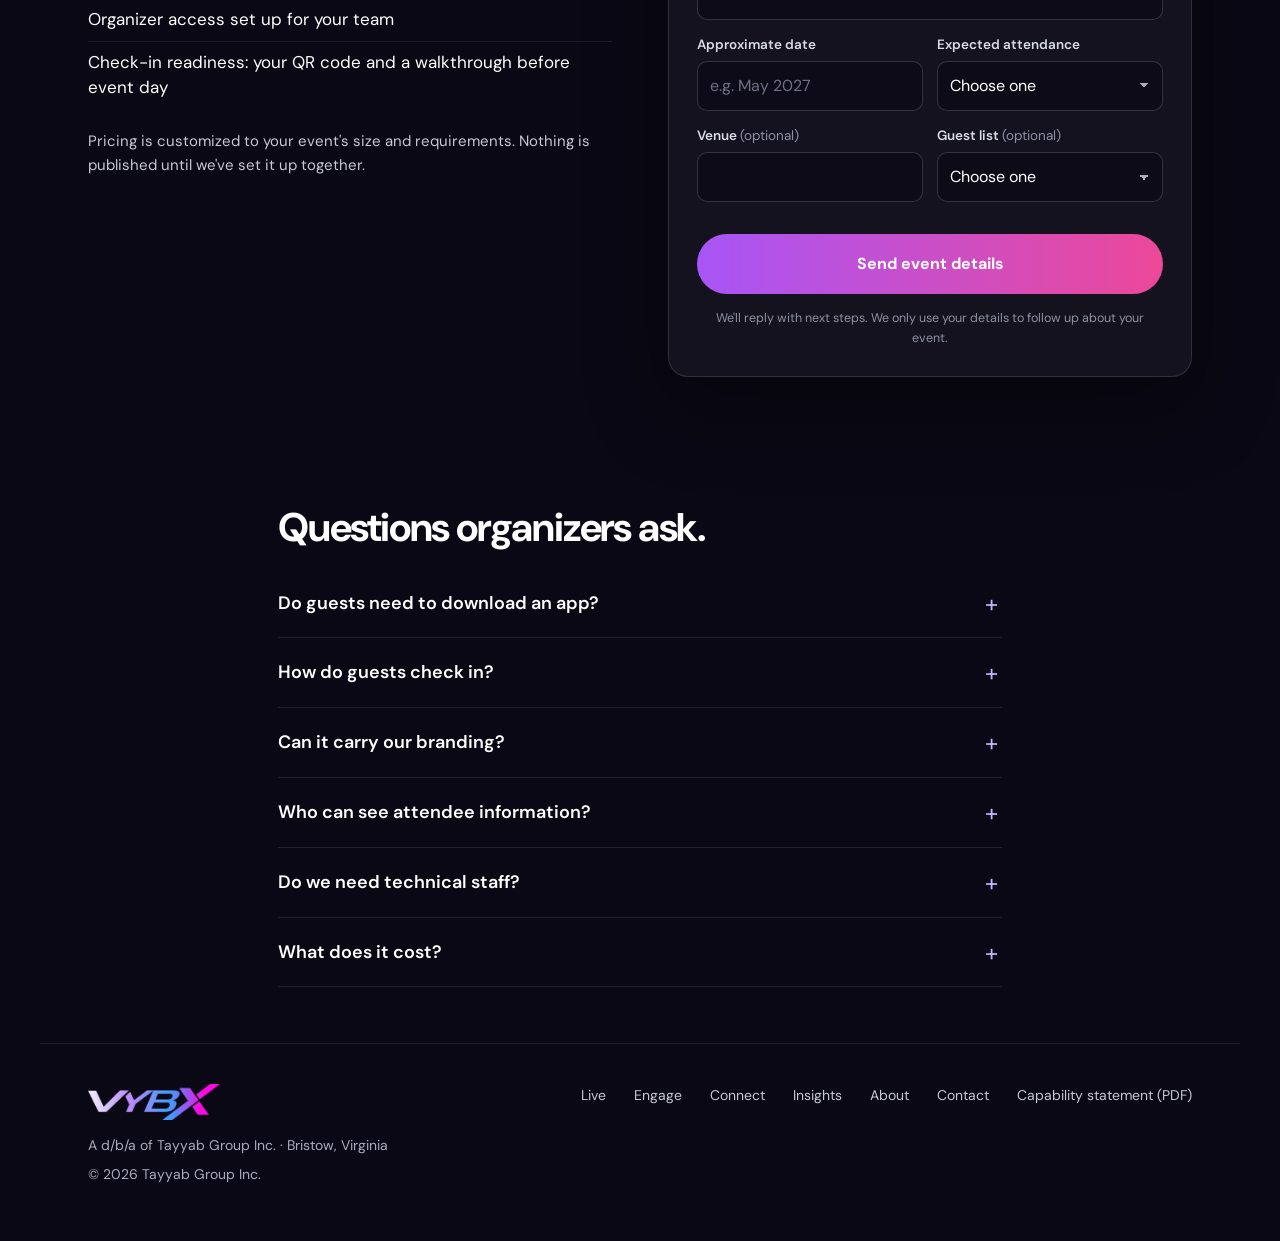
<file: live/index.html>
<!DOCTYPE html>
<html lang="en">
<head>
<meta charset="UTF-8">
<meta name="viewport" content="width=device-width, initial-scale=1.0">
<title>VYBX Live — Run a smoother event and know who showed up</title>
<meta name="description" content="Branded event pages, QR check-in for registered guests and an opt-in attendee directory, with no app to download. Tell us about your next event and we'll help you set it up.">
<link rel="canonical" href="https://www.getvybx.com/live/">
<meta property="og:site_name" content="VYBX">
<meta property="og:title" content="VYBX Live — Run a smoother event and know who showed up">
<meta property="og:description" content="Branded event pages, QR check-in for registered guests and an opt-in attendee directory, with no app to download. Tell us about your next event and we'll help you set it up.">
<meta property="og:url" content="https://www.getvybx.com/live/">
<meta property="og:type" content="website">
<meta property="og:image" content="https://www.getvybx.com/og-image.png">
<meta property="og:image:width" content="1200">
<meta property="og:image:height" content="630">
<meta name="twitter:card" content="summary_large_image">
<meta name="twitter:title" content="VYBX Live — Run a smoother event and know who showed up">
<meta name="twitter:description" content="Branded event pages, QR check-in for registered guests and an opt-in attendee directory, with no app to download. Tell us about your next event and we'll help you set it up.">
<meta name="twitter:image" content="https://www.getvybx.com/og-image.png">
<meta name="theme-color" content="#0A0814">
<link rel="preconnect" href="https://fonts.googleapis.com">
<link rel="preconnect" href="https://fonts.gstatic.com" crossorigin>
<link href="https://fonts.googleapis.com/css2?family=DM+Sans:ital,opsz,wght@0,9..40,400;0,9..40,500;0,9..40,600;0,9..40,700;1,9..40,600&family=Kaushan+Script&display=swap" rel="stylesheet">
<link rel="stylesheet" href="/assets/site.css">
</head>
<body>
<a class="skip" href="#main">Skip to content</a>
<header class="site-header">
<div class="wrap">
<a class="brand" href="/" aria-label="VYBX home"><img src="/assets/brand/compact/vybx-main-compact.png" alt="VYBX" width="1200" height="328"></a>
<nav class="nav" aria-label="Main">
<a href="/live/" aria-current="page">Live</a>
<a href="/engage/">Engage</a>
<a href="/connect/">Connect</a>
<a href="/insights/">Insights</a>
<a href="/about/">About</a>
<a class="btn-outline" href="/contact/">Request a demo</a>
</nav>
<button class="menu-btn" type="button" aria-label="Open menu" aria-controls="menu" aria-expanded="false" data-menu-open>
<svg width="20" height="14" viewBox="0 0 20 14" aria-hidden="true"><path d="M1 1h18M1 7h18M1 13h18" stroke="currentColor" stroke-width="1.8" stroke-linecap="round" fill="none"/></svg>
</button>
</div>
</header>
<div class="mobile-menu" id="menu" data-open="false" role="dialog" aria-modal="true" aria-label="Menu">
<div class="top">
<a class="brand" href="/" aria-label="VYBX home"><img src="/assets/brand/compact/vybx-main-compact.png" alt="VYBX" width="1200" height="328"></a>
<button class="menu-btn" type="button" aria-label="Close menu" data-menu-close style="display:inline-flex">
<svg width="16" height="16" viewBox="0 0 16 16" aria-hidden="true"><path d="M2 2l12 12M14 2L2 14" stroke="currentColor" stroke-width="1.8" stroke-linecap="round" fill="none"/></svg>
</button>
</div>
<nav aria-label="Mobile">
<a href="/live/"><span class="lockup" style="font-size:24px"><img src="/assets/brand/compact/vybx-main-compact.png" alt="VYBX"><span class="live-word"><span>Live</span><svg viewBox="0 0 100 16" preserveAspectRatio="none" aria-hidden="true"><path d="M3 12 C 28 3, 66 1, 97 7" fill="none" stroke="currentColor" stroke-width="2.2" stroke-linecap="round"/></svg></span></span><small>Events, Destinations &amp; Experiences</small></a>
<a href="/engage/"><span class="lockup" style="font-size:24px"><img src="/assets/brand/compact/vybx-main-compact.png" alt="VYBX"><span class="name">Engage</span></span><small>Membership &amp; Organizational Engagement</small></a>
<a href="/connect/"><span class="lockup" style="font-size:24px"><img src="/assets/brand/compact/vybx-main-compact.png" alt="VYBX"><span class="name">Connect</span></span><small>Community Resources &amp; Support</small></a>
<a href="/insights/"><span class="lockup" style="font-size:24px"><img src="/assets/brand/compact/vybx-main-compact.png" alt="VYBX"><span class="name">Insights</span></span><small>Shared analytics and reporting</small></a>
<a href="/about/">About <img class="vx" src="/assets/brand/compact/vybx-main-compact.png" alt="VYBX"></a>
</nav>
<a class="btn" href="/contact/" style="display:flex;height:56px;margin-top:24px">Request a demo</a>
</div>
<main id="main">

<section class="live-hero">
<div class="wrap">
<div class="lh-copy">
<span class="lockup"><img src="/assets/brand/compact/vybx-main-compact.png" alt="VYBX"><span class="live-word"><span>Live</span><svg viewBox="0 0 100 16" preserveAspectRatio="none" aria-hidden="true"><path d="M3 12 C 28 3, 66 1, 97 7" fill="none" stroke="currentColor" stroke-width="2.2" stroke-linecap="round"/></svg></span></span>
<p class="lh-kicker">Events, Destinations &amp; Experiences</p>
<h1>Run a smoother event — and know who showed up.</h1>
<p class="lede">Welcome every guest with a branded event page and QR check-in, help attendees meet the right people, and leave with a clear record of who came. No app to download.</p>
<div class="actions"><a class="btn" href="#start">Start your event</a><a class="btn-ghost" href="#how">See how it works</a></div>
<p class="org-signin">Already an organizer? <a href="https://vibe-events.vercel.app/sign-in">Sign in</a></p>
</div>
<figure class="lh-visual">
<img src="/assets/showcase/mob.webp" width="1520" height="1240" alt="VYBX Live on attendees' phones: a checked-in event home and the Discover people directory" fetchpriority="high" decoding="async">
<figcaption>Illustration of screens available today. Event and people are fictional.</figcaption>
</figure>
</div>
</section>

<section class="section live-aud">
<div class="wrap">
<h2>Built for the events that bring your community together.</h2>
<div class="aud-grid">
<div class="aud"><p class="label today">Available Today</p><h3>Chambers &amp; business associations</h3><p>Networking nights and member events where people actually meet, save each other and follow up.</p></div>
<div class="aud"><p class="label today">Available Today</p><h3>Festivals &amp; community events</h3><p>One branded page guests open on their phones, with directions and QR check-in for registered guests.</p><p class="aud-x">Schedules, venue maps and walk-in registration are coming soon.</p></div>
<div class="aud"><p class="label today">Available Today</p><h3>Conferences &amp; expos</h3><p>Fast check-in for registered attendees and an opt-in directory to find the right people.</p><p class="aud-x">Exhibitor and sponsor directories are coming soon.</p></div>
<div class="aud"><p class="label next">On the Roadmap</p><h3>Destinations &amp; downtowns</h3><p>Downtown discovery, digital passports, parades, tourism and agritourism.</p></div>
</div>
</div>
</section>

<section class="section live-how" id="how">
<div class="wrap">
<h2>Up and running in three steps.</h2>
<ol class="steps">
<li><span class="step-n">1</span><h3>Import your guest list</h3><p>Upload a spreadsheet of registered guests and add your logo and colors to your event page.</p></li>
<li><span class="step-n">2</span><h3>Guests check in by QR</h3><p>Share your event QR code. Guests open it on their phones and check in. No app to download.</p></li>
<li><span class="step-n">3</span><h3>People connect, you keep the record</h3><p>Attendees can opt in to the directory to find and save connections. Afterward, export your guest list with check-in status.</p></li>
</ol>
</div>
</section>

<section class="section live-got">
<div class="wrap">
<h2>What you get today.</h2>
<div class="got-grid">
<div class="got">
<h3>Arrivals &amp; operations</h3>
<p class="got-line">Get guests in fast and keep the day running smoothly.</p>
<p class="label today">Available Today</p>
<ul class="list"><li>Branded event pages with directions</li><li>QR entry and check-in for registered guests</li><li>Guest list import and export</li><li>Organizer console with team admins</li></ul>
<p class="got-soon"><span class="label soon">Coming Soon</span> Group check-in, QR passes and walk-ins, an entrance welcome screen, guided setup, schedules and venue maps.</p>
</div>
<div class="got">
<h3>Attendee connections</h3>
<p class="got-line">Help people find each other and what they came for.</p>
<p class="label today">Available Today</p>
<ul class="list"><li>Opt-in attendee directory</li><li>Attendee profiles</li><li>Saved connections</li></ul>
<p class="got-soon"><span class="label soon">Coming Soon</span> Exhibitor, partner and sponsor directories, saved favorites, event updates and sponsor recognition.</p>
</div>
<div class="got">
<h3>Participation &amp; outcomes</h3>
<p class="got-line">Know who came.</p>
<p class="label today">Available Today</p>
<ul class="list"><li>Check-in status in your guest export</li><li>Guest list export (CSV)</li></ul>
<p class="got-soon"><span class="label soon">Coming Soon</span> Live counts of registrations, expected attendance and arrivals.</p>
</div>
</div>
</div>
</section>

<section class="section live-why">
<div class="wrap">
<h2>Why organizers choose <img class="vx" src="/assets/brand/compact/vybx-main-compact.png" alt="VYBX">.</h2>
<div class="why-grid">
<div><h3>No app to download</h3><p>Guests use the phone they already have.</p></div>
<div><h3>Your brand, front and center</h3><p>Event pages carry your logo and colors.</p></div>
<div><h3>Attendees opt in</h3><p>People choose whether to appear in the directory.</p></div>
<div><h3>Local, hands-on support</h3><p>Built and supported in Prince William County, Virginia.</p></div>
<div><h3>Certified minority business</h3><p>Tayyab Group Inc. is an NMSDC-certified MBE, helpful for supplier diversity goals.</p></div>
</div>
</div>
</section>

<section class="section live-next">
<div class="wrap">
<p class="label next">On the Roadmap</p>
<p class="next-list">Ticketing and sponsor payments · Capacity tracking and re-entry · Reminder emails · Offline check-in · Matching suggestions · Meeting requests · Vendor lead capture · Sponsor impact reports · Post-event surveys · Parades, tourism and agritourism · Downtown discovery · Digital passports · One view across <img class="vx" src="/assets/brand/compact/vybx-main-compact.png" alt="VYBX"> with <img class="vx" src="/assets/brand/compact/vybx-main-compact.png" alt="VYBX"> Insights</p>
<p class="next-note">Planned, with no committed dates.</p>
</div>
</section>

<section class="section live-pilot" id="start"><span id="pilot"></span>
<div class="wrap pilot-grid">
<div class="pilot-copy">
<h2>Start your event.</h2>
<p class="lede">Tell us about your event. We'll follow up with next steps and a customized quote, then our team works with you to prepare it, so you're ready for check-in on event day.</p>
<p class="label today">Implementation support included</p>
<ul class="list"><li>Event preparation with our team</li><li>Guest list import</li><li>Event page, branding and features configured for your event</li><li>Organizer access set up for your team</li><li>Check-in readiness: your QR code and a walkthrough before event day</li></ul>
<p class="pilot-price">Pricing is customized to your event's size and requirements. Nothing is published until we've set it up together.</p>
</div>
<form class="lead-form" action="/api/lead" method="POST" novalidate>
<input type="hidden" name="t" value="">
<div class="hp" aria-hidden="true"><label>Company website<input type="text" name="company_website" tabindex="-1" autocomplete="off"></label></div>
<p class="form-h">Your contact information</p>
<div class="f2"><label><span class="lt">Name</span><input name="name" required maxlength="120" autocomplete="name"></label><label><span class="lt">Organization</span><input name="organization" required maxlength="160" autocomplete="organization"></label></div>
<div class="f2"><label><span class="lt">Email</span><input type="email" name="email" required maxlength="200" autocomplete="email"></label><label><span class="lt">Phone <span class="opt">(optional)</span></span><input type="tel" name="phone" maxlength="40" autocomplete="tel"></label></div>
<p class="form-h">Your event</p>
<label><span class="lt">Event name</span><input name="event_name" required maxlength="160"></label>
<div class="f2"><label><span class="lt">Approximate date</span><input name="event_date" required maxlength="80" placeholder="e.g. May 2027"></label>
<label><span class="lt">Expected attendance</span><select name="attendance" required><option value="">Choose one</option><option>Under 100</option><option>100–500</option><option>500–2,000</option><option>2,000+</option></select></label></div>
<div class="f2"><label><span class="lt">Venue <span class="opt">(optional)</span></span><input name="venue" maxlength="160"></label>
<label><span class="lt">Guest list <span class="opt">(optional)</span></span><select name="guest_list"><option value="">Choose one</option><option>Yes, in a spreadsheet</option><option>Not yet</option><option>Not sure</option></select></label></div>
<p class="form-status" role="status" aria-live="polite"></p>
<button class="btn" type="submit">Send event details</button>
<p class="form-note">We'll reply with next steps. We only use your details to follow up about your event.</p>
</form>
</div>
</section>

<section class="section live-faq">
<div class="wrap">
<h2>Questions organizers ask.</h2>
<details class="faq-item"><summary>Do guests need to download an app?</summary><p>No. <span class="vx-live"><img class="vx" src="/assets/brand/compact/vybx-main-compact.png" alt="VYBX"><span class="vx-l">Live</span></span> runs in the web browser on any phone.</p></details>
<details class="faq-item"><summary>How do guests check in?</summary><p>You share your event QR code. Registered guests scan it on their phones and check in. Group check-in and walk-in registration are coming soon.</p></details>
<details class="faq-item"><summary>Can it carry our branding?</summary><p>Yes. Your event page uses your logo and colors.</p></details>
<details class="faq-item"><summary>Who can see attendee information?</summary><p>Attendees choose whether to appear in the event directory. Your organizer team can export the guest list.</p></details>
<details class="faq-item"><summary>Do we need technical staff?</summary><p>No. Our team helps you prepare your event, import your guests and configure your event page, so you're ready for check-in.</p></details>
<details class="faq-item"><summary>What does it cost?</summary><p>Pricing is customized to your event's size and requirements. Tell us about your event and we'll send a quote.</p></details>
</div>
</section>
<script>(function(){
var f=document.querySelector('.lead-form');if(!f)return;
f.elements.t.value=String(Date.now());
var st=f.querySelector('.form-status'),btn=f.querySelector('button[type=submit]');
if(/[?&]form=error/.test(location.search)){st.textContent="Something went wrong. Please try again or email support@getvybx.com.";st.className='form-status err';}
function clearErr(){f.querySelectorAll('[aria-invalid]').forEach(function(el){el.removeAttribute('aria-invalid');});f.querySelectorAll('.f-err').forEach(function(el){el.remove();});}
function showErr(name,msg){var el=f.elements[name];if(!el)return;el.setAttribute('aria-invalid','true');var p=document.createElement('span');p.className='f-err';p.textContent=msg;el.insertAdjacentElement('afterend',p);}
f.addEventListener('submit',function(e){
  e.preventDefault();clearErr();
  var bad=false;['name','organization','email','event_name','event_date','attendance'].forEach(function(n){var el=f.elements[n];if(!el.value.trim()){showErr(n,'Required');bad=true;}});
  if(f.elements.email.value&&!/^[^\s@]+@[^\s@]+\.[^\s@]{2,}$/.test(f.elements.email.value)){showErr('email','Please enter a valid email address.');bad=true;}
  if(bad){st.textContent='Please fill in the highlighted fields.';st.className='form-status err';return;}
  btn.disabled=true;btn.textContent='Sending…';st.textContent='';st.className='form-status';
  fetch(f.action,{method:'POST',headers:{'Accept':'application/json','Content-Type':'application/x-www-form-urlencoded'},body:new URLSearchParams(new FormData(f)).toString()})
  .then(function(r){return r.json().catch(function(){return {ok:false};});})
  .then(function(j){
    if(j.ok){location.href='/thanks/';return;}
    if(j.errors)Object.keys(j.errors).forEach(function(k){showErr(k,j.errors[k]);});
    st.textContent=j.error||'Something went wrong. Please email support@getvybx.com.';st.className='form-status err';
    btn.disabled=false;btn.textContent='Send event details';
  })
  .catch(function(){st.textContent='Network error. Please try again or email support@getvybx.com.';st.className='form-status err';btn.disabled=false;btn.textContent='Send event details';});
});
})();</script>

</main>
<footer class="site-footer">
<div class="wrap">
<div class="who">
<img src="/assets/brand/compact/vybx-main-compact.png" alt="VYBX">
<p>A d/b/a of Tayyab Group Inc. · Bristow, Virginia</p>
<p style="margin-top:6px">© 2026 Tayyab Group Inc.</p>
</div>
<nav aria-label="Footer">
<a href="/live/">Live</a>
<a href="/engage/">Engage</a>
<a href="/connect/">Connect</a>
<a href="/insights/">Insights</a>
<a href="/about/">About</a>
<a href="/contact/">Contact</a>
<a href="/capability-statement.pdf">Capability statement (PDF)</a>
</nav>
</div>
</footer>
<script>
(function () {
  var menu = document.getElementById('menu');
  var openBtn = document.querySelector('[data-menu-open]');
  var closeBtn = document.querySelector('[data-menu-close]');
  function set(open) {
    menu.setAttribute('data-open', open ? 'true' : 'false');
    openBtn.setAttribute('aria-expanded', open ? 'true' : 'false');
    document.body.style.overflow = open ? 'hidden' : '';
    (open ? closeBtn : openBtn).focus();
  }
  openBtn.addEventListener('click', function () { set(true); });
  closeBtn.addEventListener('click', function () { set(false); });
  menu.addEventListener('click', function (e) { if (e.target.closest('a')) set(false); });
  document.addEventListener('keydown', function (e) { if (e.key === 'Escape' && menu.getAttribute('data-open') === 'true') set(false); });
})();
</script>
</body>
</html>
</file>
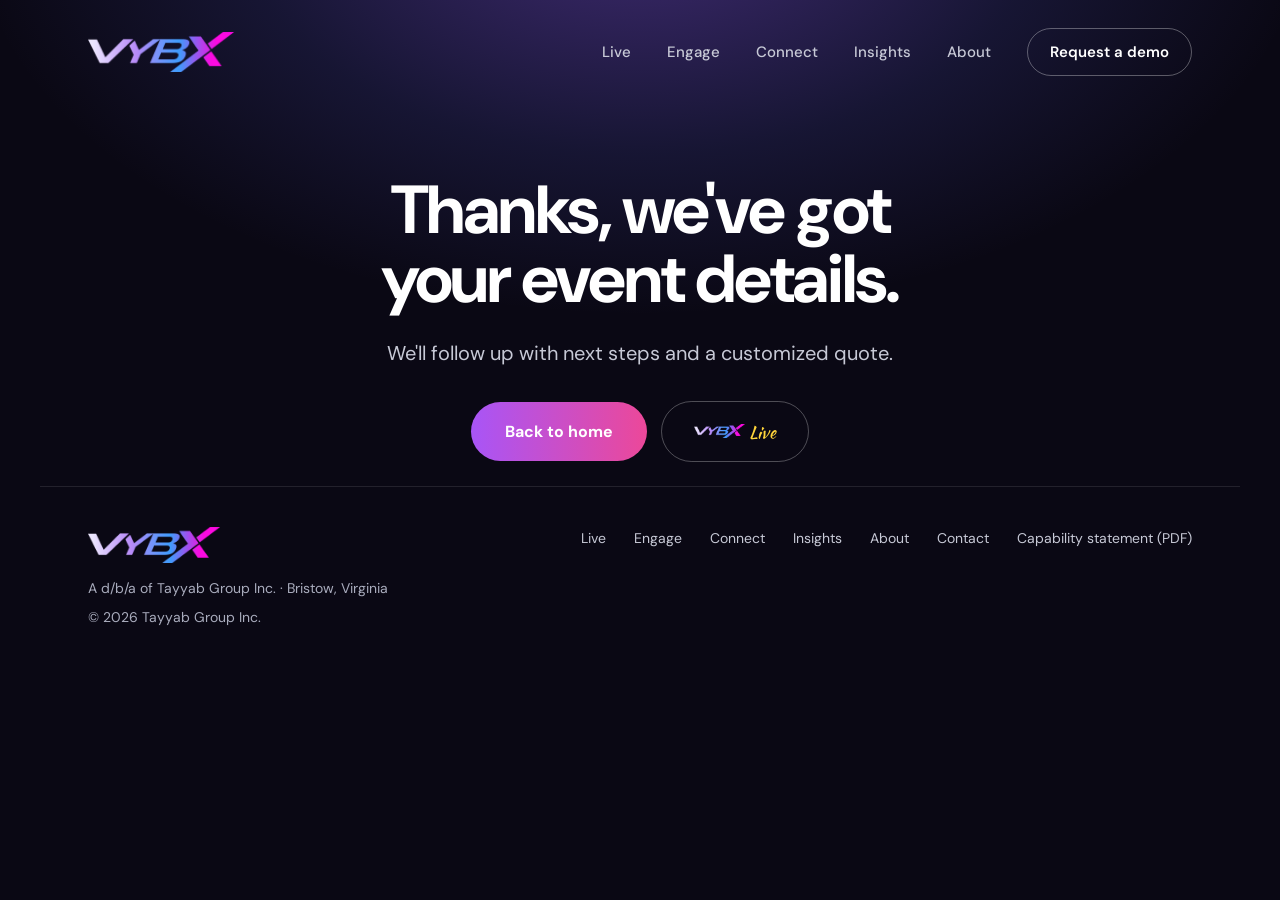
<file: thanks/index.html>
<!DOCTYPE html>
<html lang="en">
<head>
<meta charset="UTF-8">
<meta name="viewport" content="width=device-width, initial-scale=1.0">
<title>Thanks — VYBX</title>
<meta name="description" content="Thanks for your request.">
<link rel="canonical" href="https://www.getvybx.com/thanks/">
<meta property="og:site_name" content="VYBX">
<meta property="og:title" content="Thanks — VYBX">
<meta property="og:description" content="Thanks for your request.">
<meta property="og:url" content="https://www.getvybx.com/thanks/">
<meta property="og:type" content="website">
<meta property="og:image" content="https://www.getvybx.com/og-image.png">
<meta property="og:image:width" content="1200">
<meta property="og:image:height" content="630">
<meta name="twitter:card" content="summary_large_image">
<meta name="twitter:title" content="Thanks — VYBX">
<meta name="twitter:description" content="Thanks for your request.">
<meta name="twitter:image" content="https://www.getvybx.com/og-image.png">
<meta name="theme-color" content="#0A0814">
<link rel="preconnect" href="https://fonts.googleapis.com">
<link rel="preconnect" href="https://fonts.gstatic.com" crossorigin>
<link href="https://fonts.googleapis.com/css2?family=DM+Sans:ital,opsz,wght@0,9..40,400;0,9..40,500;0,9..40,600;0,9..40,700;1,9..40,600&family=Kaushan+Script&display=swap" rel="stylesheet">
<link rel="stylesheet" href="/assets/site.css">
</head>
<body>
<a class="skip" href="#main">Skip to content</a>
<header class="site-header">
<div class="wrap">
<a class="brand" href="/" aria-label="VYBX home"><img src="/assets/brand/compact/vybx-main-compact.png" alt="VYBX" width="1200" height="328"></a>
<nav class="nav" aria-label="Main">
<a href="/live/">Live</a>
<a href="/engage/">Engage</a>
<a href="/connect/">Connect</a>
<a href="/insights/">Insights</a>
<a href="/about/">About</a>
<a class="btn-outline" href="/contact/">Request a demo</a>
</nav>
<button class="menu-btn" type="button" aria-label="Open menu" aria-controls="menu" aria-expanded="false" data-menu-open>
<svg width="20" height="14" viewBox="0 0 20 14" aria-hidden="true"><path d="M1 1h18M1 7h18M1 13h18" stroke="currentColor" stroke-width="1.8" stroke-linecap="round" fill="none"/></svg>
</button>
</div>
</header>
<div class="mobile-menu" id="menu" data-open="false" role="dialog" aria-modal="true" aria-label="Menu">
<div class="top">
<a class="brand" href="/" aria-label="VYBX home"><img src="/assets/brand/compact/vybx-main-compact.png" alt="VYBX" width="1200" height="328"></a>
<button class="menu-btn" type="button" aria-label="Close menu" data-menu-close style="display:inline-flex">
<svg width="16" height="16" viewBox="0 0 16 16" aria-hidden="true"><path d="M2 2l12 12M14 2L2 14" stroke="currentColor" stroke-width="1.8" stroke-linecap="round" fill="none"/></svg>
</button>
</div>
<nav aria-label="Mobile">
<a href="/live/"><span class="lockup" style="font-size:24px"><img src="/assets/brand/compact/vybx-main-compact.png" alt="VYBX"><span class="live-word"><span>Live</span><svg viewBox="0 0 100 16" preserveAspectRatio="none" aria-hidden="true"><path d="M3 12 C 28 3, 66 1, 97 7" fill="none" stroke="currentColor" stroke-width="2.2" stroke-linecap="round"/></svg></span></span><small>Events, Destinations &amp; Experiences</small></a>
<a href="/engage/"><span class="lockup" style="font-size:24px"><img src="/assets/brand/compact/vybx-main-compact.png" alt="VYBX"><span class="name">Engage</span></span><small>Membership &amp; Organizational Engagement</small></a>
<a href="/connect/"><span class="lockup" style="font-size:24px"><img src="/assets/brand/compact/vybx-main-compact.png" alt="VYBX"><span class="name">Connect</span></span><small>Community Resources &amp; Support</small></a>
<a href="/insights/"><span class="lockup" style="font-size:24px"><img src="/assets/brand/compact/vybx-main-compact.png" alt="VYBX"><span class="name">Insights</span></span><small>Shared analytics and reporting</small></a>
<a href="/about/">About <img class="vx" src="/assets/brand/compact/vybx-main-compact.png" alt="VYBX"></a>
</nav>
<a class="btn" href="/contact/" style="display:flex;height:56px;margin-top:24px">Request a demo</a>
</div>
<main id="main">

<section class="hero">
<div class="wrap">
<h1>Thanks, we've got your event details.</h1>
<p class="lede">We'll follow up with next steps and a customized quote.</p>
<div class="actions"><a class="btn" href="/">Back to home</a><a class="btn-ghost" href="/live/"><span class="vx-live"><img class="vx" src="/assets/brand/compact/vybx-main-compact.png" alt="VYBX"><span class="vx-l">Live</span></span></a></div>
</div>
</section>

</main>
<footer class="site-footer">
<div class="wrap">
<div class="who">
<img src="/assets/brand/compact/vybx-main-compact.png" alt="VYBX">
<p>A d/b/a of Tayyab Group Inc. · Bristow, Virginia</p>
<p style="margin-top:6px">© 2026 Tayyab Group Inc.</p>
</div>
<nav aria-label="Footer">
<a href="/live/">Live</a>
<a href="/engage/">Engage</a>
<a href="/connect/">Connect</a>
<a href="/insights/">Insights</a>
<a href="/about/">About</a>
<a href="/contact/">Contact</a>
<a href="/capability-statement.pdf">Capability statement (PDF)</a>
</nav>
</div>
</footer>
<script>
(function () {
  var menu = document.getElementById('menu');
  var openBtn = document.querySelector('[data-menu-open]');
  var closeBtn = document.querySelector('[data-menu-close]');
  function set(open) {
    menu.setAttribute('data-open', open ? 'true' : 'false');
    openBtn.setAttribute('aria-expanded', open ? 'true' : 'false');
    document.body.style.overflow = open ? 'hidden' : '';
    (open ? closeBtn : openBtn).focus();
  }
  openBtn.addEventListener('click', function () { set(true); });
  closeBtn.addEventListener('click', function () { set(false); });
  menu.addEventListener('click', function (e) { if (e.target.closest('a')) set(false); });
  document.addEventListener('keydown', function (e) { if (e.key === 'Escape' && menu.getAttribute('data-open') === 'true') set(false); });
})();
</script>
</body>
</html>
</file>
<file: assets/site.css>
/* VYBX marketing site — shared styles */
*, *::before, *::after { box-sizing: border-box; }
html { -webkit-text-size-adjust: 100%; scroll-behavior: smooth; }
body {
  margin: 0;
  font-family: 'DM Sans', system-ui, -apple-system, 'Segoe UI', sans-serif;
  color: #ffffff;
  background: #0A0814;
  line-height: 1.6;
}
body::before {
  content: ""; position: absolute; inset: 0 0 auto 0; height: 900px; z-index: -1; pointer-events: none;
  background: radial-gradient(ellipse 70% 60% at 50% -10%, rgba(139,92,246,0.42) 0%, rgba(99,102,241,0.14) 45%, transparent 75%);
}
img { max-width: 100%; }
a { color: #C7C9D6; text-decoration: none; }
a:hover { color: #ffffff; }
a:focus-visible, button:focus-visible { outline: 2px solid #C4B5FD; outline-offset: 3px; border-radius: 6px; }
h1, h2, h3 { margin: 0; text-wrap: balance; }
p { margin: 0; }

.wrap { max-width: 1200px; margin: 0 auto; padding: 0 48px; }
.muted { color: #C7C9D6; }
.quiet { color: #A9ACBD; }
.skip { position: absolute; left: -9999px; top: 8px; background: #fff; color: #14101F; padding: 10px 16px; border-radius: 8px; z-index: 10; }
.skip:focus { left: 16px; }

/* Header */
.site-header .wrap { display: flex; align-items: center; justify-content: space-between; gap: 24px; padding-top: 28px; padding-bottom: 28px; }
.brand img { height: 40px; width: auto; display: block; }
.nav { display: flex; align-items: center; gap: 36px; font-size: 15px; font-weight: 500; }
.nav a[aria-current="page"] { color: #ffffff; }
.btn-outline { color: #ffffff; padding: 11px 22px; border-radius: 999px; border: 1px solid rgba(255,255,255,0.32); font-weight: 600; }
.btn-outline:hover { border-color: rgba(255,255,255,0.6); }
.menu-btn { display: none; width: 48px; height: 48px; border-radius: 999px; border: 1px solid rgba(255,255,255,0.22); background: transparent; color: #fff; align-items: center; justify-content: center; cursor: pointer; }
.menu-btn svg { display: block; }

/* Mobile menu */
.mobile-menu { display: none; }
.mobile-menu[data-open="true"] { display: flex; }
.mobile-menu { position: fixed; inset: 0; z-index: 20; background: #0A0814; flex-direction: column; padding: 20px 20px 32px 24px; overflow-y: auto; }
.mobile-menu .top { display: flex; align-items: center; justify-content: space-between; }
.mobile-menu nav { margin-top: 28px; display: flex; flex-direction: column; flex: 1; }
.mobile-menu nav a { padding: 20px 0; border-bottom: 1px solid rgba(255,255,255,0.10); color: #fff; }
.mobile-menu nav a:last-child { border-bottom: 0; }
.mobile-menu nav small { display: block; margin-top: 10px; font-size: 15px; color: #A9ACBD; }

/* Lockups */
.lockup { display: inline-flex; align-items: center; gap: 0.3em; line-height: 1; font-size: 24px; }
.lockup img { height: 1.15em; width: auto; display: block; }
.lockup .name { font-weight: 600; letter-spacing: -0.02em; font-size: 0.95em; }
.live-word { position: relative; display: inline-block; color: #FFD43B; padding-bottom: 0.18em; }
.live-word span { display: block; font-family: 'Kaushan Script', 'Brush Script MT', cursive; font-size: 1.05em; line-height: 1; transform: rotate(-6deg); text-shadow: 0 0 0.35em rgba(255,212,59,0.45); }
.live-word svg { position: absolute; left: -8%; bottom: 0; width: 122%; height: 0.32em; transform: rotate(-4deg); }

/* Buttons */
.btn { display: inline-flex; align-items: center; justify-content: center; gap: 8px; color: #fff; padding: 17px 34px; border-radius: 999px; background: linear-gradient(90deg, #A855F7, #EC4899); font-size: 16px; font-weight: 700; }
.btn:hover { color: #fff; filter: brightness(1.08); }
.text-link { font-size: 16px; font-weight: 600; color: #fff; }

/* Hero */
.hero { text-align: center; padding: 112px 0 104px; }
.hero .wrap { max-width: 920px; }
.eyebrow { font-size: 13px; font-weight: 600; letter-spacing: 2px; text-transform: uppercase; color: #B9A6F0; margin-bottom: 28px; }
.hero h1 { font-size: 76px; font-weight: 700; letter-spacing: -0.033em; line-height: 1.02; margin-bottom: 28px; }
.hero .lede { max-width: 600px; margin: 0 auto 44px; font-size: 20px; color: #C7C9D6; }
.actions { display: flex; flex-wrap: wrap; justify-content: center; align-items: center; gap: 28px; }

/* Platform strip */
.platform { padding-bottom: 152px; }
.strip { display: grid; grid-template-columns: repeat(3, minmax(0, 1fr)); border-top: 1px solid rgba(255,255,255,0.12); }
.strip a { display: block; padding: 40px 40px 44px; color: #fff; margin-top: -1px; }
.strip a:first-child { padding-left: 0; }
.strip a:last-child { padding-right: 0; }
.strip a + a { border-left: 1px solid rgba(255,255,255,0.08); }
.strip .t { margin: 22px 0 10px; font-size: 18px; font-weight: 600; }
.strip .d { font-size: 15.5px; color: #A9ACBD; }
.c-live { border-top: 2px solid #EC4899; }
.c-engage { border-top: 2px solid #A855F7; }
.c-connect { border-top: 2px solid #6366F1; }
.insights-bar { margin-top: 8px; padding: 26px 32px; border-radius: 14px; background: rgba(255,255,255,0.04); border: 1px solid rgba(255,255,255,0.10); display: flex; flex-wrap: wrap; align-items: center; justify-content: space-between; gap: 16px; color: #fff; }
.insights-bar span.d { font-size: 16px; color: #C7C9D6; }

/* Solution summary sections (home) */
.solution { padding-bottom: 136px; }
.solution .wrap { display: grid; grid-template-columns: repeat(2, minmax(0, 1fr)); gap: 96px; align-items: start; }
.solution .lockup { font-size: 40px; }
.solution h2 { margin: 32px 0 18px; font-size: 46px; font-weight: 700; letter-spacing: -0.03em; line-height: 1.08; }
.solution .lede { font-size: 18px; color: #C7C9D6; }
.solution .uses { margin-top: 22px; font-size: 15px; line-height: 1.9; color: #A9ACBD; }
.status { padding-top: 8px; }
.label { font-size: 13px; font-weight: 600; letter-spacing: 1.5px; text-transform: uppercase; margin-bottom: 12px; }
.label.today { color: #6EE7B7; }
.label.next { color: #A9ACBD; }
.label.soon { color: #FCD34D; }
.tag { display: inline-block; margin-left: 8px; padding: 2px 10px; border-radius: 999px; font-size: 12px; font-weight: 600; letter-spacing: 0.3px; vertical-align: 2px; white-space: nowrap; }
.tag.soon { color: #FCD34D; border: 1px solid rgba(252,211,77,0.45); }
.pillar { padding-bottom: 104px; }
.pillar-num { font-size: 14px; font-weight: 700; letter-spacing: 2px; color: #F9A8D4; margin-bottom: 14px; }
.pillar h2 { max-width: 760px; }
.pillar-line { font-size: 18px; color: #C7C9D6; margin-bottom: 36px; }
.tri { display: grid; grid-template-columns: repeat(3, minmax(0, 1fr)); gap: 48px; padding-top: 28px; border-top: 1px solid rgba(255,255,255,0.12); }
.tri .list li { padding: 12px 0; }
.status p.line { font-size: 17px; line-height: 1.7; }
.status p.line.next { color: #A9ACBD; }
.status .gap { height: 32px; }
.status .more { display: inline-block; margin-top: 36px; }

/* Panel */
.panel { padding: 64px; border-radius: 24px; background: rgba(255,255,255,0.035); border: 1px solid rgba(255,255,255,0.10); }

/* Credentials strip */
.creds { padding-bottom: 120px; }
.creds .wrap > div { display: flex; flex-wrap: wrap; align-items: center; justify-content: space-between; gap: 20px 40px; padding: 28px 0; border-top: 1px solid rgba(255,255,255,0.10); border-bottom: 1px solid rgba(255,255,255,0.10); }
.creds ul { list-style: none; margin: 0; padding: 0; display: flex; flex-wrap: wrap; gap: 12px 36px; font-size: 15px; color: #C7C9D6; }
.creds li strong { color: #fff; font-weight: 600; }

/* Closing CTA */
.closing { text-align: center; padding: 24px 0 152px; }
.closing .wrap { max-width: 760px; }
.closing h2 { font-size: 52px; font-weight: 700; letter-spacing: -0.03em; line-height: 1.06; margin-bottom: 20px; }
.closing p { font-size: 18px; color: #C7C9D6; margin-bottom: 40px; }

/* Inner pages */
.page-hero { padding: 88px 0 96px; }
.page-hero h1 { max-width: 900px; }
.page-hero .lockup { font-size: 48px; }
.page-hero h1 { margin: 36px 0 22px; font-size: 64px; font-weight: 700; letter-spacing: -0.033em; line-height: 1.04; }
.page-hero .lede { font-size: 20px; color: #C7C9D6; max-width: 680px; }
.page-hero .uses { margin-top: 24px; font-size: 16px; color: #A9ACBD; line-height: 1.9; }
.page-hero .actions { justify-content: flex-start; margin-top: 40px; }
.section { padding-bottom: 120px; }
.cols { display: grid; grid-template-columns: repeat(2, minmax(0, 1fr)); gap: 96px; align-items: start; }
.section h2 { font-size: 36px; font-weight: 700; letter-spacing: -0.025em; line-height: 1.12; margin-bottom: 16px; }
.list { list-style: none; margin: 0; padding: 0; font-size: 17px; line-height: 1.5; }
.list li { padding: 16px 0; border-bottom: 1px solid rgba(255,255,255,0.08); }
.list li:last-child { border-bottom: 0; }
.list li b { display: block; font-weight: 600; margin-bottom: 2px; }
.list li span { color: #A9ACBD; font-size: 15.5px; }
.list.next li { color: #A9ACBD; }
.facts { display: grid; grid-template-columns: repeat(2, minmax(0, 1fr)); gap: 32px 48px; }
.facts h3 { font-size: 13px; font-weight: 600; letter-spacing: 1.5px; text-transform: uppercase; color: #B9A6F0; margin-bottom: 10px; }
.facts p { font-size: 17px; line-height: 1.6; }
.note { margin-top: 40px; font-size: 14px; color: #A9ACBD; }

/* Footer */
.site-footer .wrap { padding-top: 40px; padding-bottom: 56px; border-top: 1px solid rgba(255,255,255,0.10); display: flex; flex-wrap: wrap; align-items: flex-start; justify-content: space-between; gap: 28px; font-size: 14px; color: #A9ACBD; }
.site-footer .who img { height: 36px; width: auto; display: block; margin-bottom: 14px; }
.site-footer nav { display: flex; flex-wrap: wrap; gap: 12px 28px; }

/* Phones and small tablets */
@media (max-width: 860px) {
  .wrap { padding: 0 24px; }
  .site-header .wrap { padding: 20px 20px 20px 24px; }
  .brand img { height: 34px; }
  .nav { display: none; }
  .menu-btn { display: inline-flex; }
  .hero { text-align: left; padding: 56px 0 80px; }
  .eyebrow { font-size: 12px; margin-bottom: 20px; }
  .hero h1 { font-size: 44px; letter-spacing: -0.03em; margin-bottom: 20px; }
  .hero .lede { font-size: 17px; margin: 0 0 36px; }
  .actions { flex-direction: column; align-items: stretch; gap: 8px; }
  .actions .btn { height: 56px; padding: 0 24px; }
  .actions .text-link { text-align: center; padding: 14px 0; }
  .platform { padding-bottom: 96px; }
  .strip { grid-template-columns: minmax(0, 1fr); border-top: 0; }
  .strip a, .strip a:first-child, .strip a:last-child { padding: 24px 0; }
  .strip a + a { border-left: 0; }
  .strip .t { margin: 12px 0 0; font-size: 16px; }
  .strip .d { display: none; }
  .insights-bar { padding: 20px; flex-direction: column; align-items: flex-start; gap: 10px; }
  .insights-bar span.d { font-size: 14.5px; }
  .solution { padding-bottom: 96px; }
  .solution .wrap, .cols, .facts, .tri { grid-template-columns: minmax(0, 1fr); gap: 36px; }
  .pillar { padding-bottom: 72px; }
  .pillar-line { font-size: 16.5px; margin-bottom: 24px; }
  .solution .lockup { font-size: 32px; }
  .solution h2 { margin: 26px 0 14px; font-size: 32px; }
  .solution .lede { font-size: 16.5px; }
  .status p.line { font-size: 16px; }
  .panel { padding: 32px 24px; border-radius: 20px; }
  .wrap.panel { margin-left: 16px; margin-right: 16px; }
  .creds { padding-bottom: 88px; }
  .creds ul { flex-direction: column; gap: 10px; }
  .closing { text-align: center; padding-bottom: 96px; }
  .closing h2 { font-size: 34px; }
  .closing p { font-size: 16.5px; margin-bottom: 32px; }
  .closing .btn { display: flex; height: 56px; }
  .page-hero { padding: 48px 0 72px; }
  .page-hero .lockup { font-size: 34px; }
  .page-hero h1 { margin: 26px 0 16px; font-size: 38px; }
  .page-hero .lede { font-size: 17px; }
  .section { padding-bottom: 88px; }
  .section h2 { font-size: 28px; }
  .list { font-size: 16px; }
  .site-footer .wrap { flex-direction: column; padding: 36px 24px 48px; }
}

/* v2 hero + showcase */
.brand img { width: auto; }
.hero { padding: 72px 0 24px; }
@media (min-width: 861px) {
  .hero .eyebrow { margin-bottom: 22px; }
  .hero h1 { font-size: 68px; margin-bottom: 22px; }
  .hero .lede { margin-bottom: 32px; }
}
.hero h1 .grad { display: block; background: linear-gradient(90deg, #A855F7, #EC4899); -webkit-background-clip: text; background-clip: text; color: transparent; padding-bottom: 6px; }
.hero .actions { display: flex; gap: 14px; justify-content: center; flex-wrap: wrap; }
.btn-ghost { display: inline-flex; align-items: center; justify-content: center; color: #fff; padding: 16px 32px; border-radius: 999px; border: 1px solid rgba(255,255,255,0.28); font-size: 16px; font-weight: 600; }
.btn-ghost:hover { color: #fff; border-color: rgba(255,255,255,0.6); background: rgba(255,255,255,0.04); }
.showcase { padding: 0 0 72px; position: relative; }
.showcase .wrap { max-width: 1320px; }
.showcase-intro { position: relative; z-index: 1; text-align: center; font-size: 15px; font-weight: 500; color: #B9A6F0; margin: 0 0 12px; }
.showcase figure { margin: 0; position: relative; }
.showcase figure::before { content: ""; position: absolute; inset: 10% 8% 0; background: radial-gradient(closest-side, rgba(168,85,247,0.32), rgba(236,72,153,0.12), transparent); filter: blur(40px); z-index: 0; }
.showcase img { position: relative; z-index: 1; display: block; width: 100%; height: auto; }
.showcase figcaption { position: relative; z-index: 1; margin: 20px auto 0; text-align: center; font-size: 14px; color: #A9ACBD; max-width: 640px; }
.cap-tag { display: inline-block; margin-right: 8px; padding: 3px 10px; border-radius: 999px; border: 1px solid rgba(110,231,183,0.4); color: #6EE7B7; font-size: 11px; font-weight: 700; letter-spacing: 1.2px; text-transform: uppercase; vertical-align: 1px; }
#solutions { scroll-margin-top: 90px; }
@media (max-width: 860px) {
  .hero { padding: 44px 0 32px; }
  .showcase-intro { text-align: left; font-size: 14px; margin-bottom: 4px; }
  .hero .actions { justify-content: flex-start; }
  .hero .actions .btn-ghost { height: 56px; }
  .showcase { padding-bottom: 48px; }
  .showcase figcaption { text-align: left; font-size: 13px; }
}

/* Eyebrow: Vibe × Connection × Impact */
.eyebrow.vce { display: inline-flex; align-items: baseline; justify-content: center; gap: 0; letter-spacing: 3px; font-weight: 600; white-space: nowrap; }
.vce em { font-style: italic; }
.vce .v { color: #C4B5FD; }
.vce .c { color: #FFFFFF; }
.vce .i { color: #EC4899; }
.vce .x { color: #8B7FB8; font-weight: 400; letter-spacing: 0; margin: 0 14px 0 11px; }
@media (max-width: 860px) {
  .eyebrow.vce { font-size: 11.5px; letter-spacing: 2.4px; }
  .vce .x { margin: 0 9px 0 7px; }
}

/* Brand rule: VYBX always appears as the wordmark, never as type */
img.vx { display: inline-block; height: 0.8em; width: auto; vertical-align: -0.06em; margin: 0 0.04em; }
.vx-live { white-space: nowrap; }
.vx-l { font-family: 'Kaushan Script', cursive; color: #FFD43B; font-size: 1.08em; margin-left: 0.22em; font-weight: 400; letter-spacing: 0; }
.btn-ghost, .btn, .text-link { column-gap: 0.32em; }
.btn img.vx, .btn-ghost img.vx { height: 0.86em; vertical-align: 0; }

/* Solution overview: plain text names (no repeated wordmark) */
.sname { font-size: 30px; font-weight: 700; letter-spacing: -0.02em; line-height: 1.1; margin: 0; color: #fff; }
.sname-sm { font-size: 22px; }

/* Mobile: never allow sideways scrolling */
html, body { max-width: 100%; overflow-x: hidden; }
@supports (overflow: clip) { html, body { overflow-x: clip; } }
.hero h1, .hero .lede, .page-hero h1, .page-hero .lede { overflow-wrap: break-word; max-width: 100%; }
.showcase picture { display: block; max-width: 100%; }
@media (max-width: 860px) {
  .showcase figure::before { inset: 10% 0 0; }
  .eyebrow.vce { max-width: 100%; }
}

/* ===== Homepage hero motion (aurora + connection network) ===== */
.hero-home { position: relative; isolation: isolate; }
.hero-home > .wrap { position: relative; z-index: 2; }
.hero-fx { position: absolute; z-index: 0; inset: -24px 0 -40px 0; overflow: hidden; pointer-events: none;
  -webkit-mask-image: linear-gradient(to bottom, transparent 0, #000 14%, #000 72%, transparent 100%);
          mask-image: linear-gradient(to bottom, transparent 0, #000 14%, #000 72%, transparent 100%); }
.fx-aura { position: absolute; border-radius: 50%; will-change: transform; opacity: .55; }
.fx-aura.a1 { width: 62vw; height: 62vw; max-width: 900px; max-height: 900px; left: -14vw; top: -18vw;
  background: radial-gradient(closest-side, rgba(147,51,234,.55), rgba(147,51,234,0) 70%); animation: fxA1 38s ease-in-out infinite alternate; }
.fx-aura.a2 { width: 56vw; height: 56vw; max-width: 820px; max-height: 820px; right: -14vw; top: 4vw;
  background: radial-gradient(closest-side, rgba(236,72,153,.42), rgba(236,72,153,0) 70%); animation: fxA2 44s ease-in-out infinite alternate; }
.fx-aura.a3 { width: 48vw; height: 48vw; max-width: 700px; max-height: 700px; left: 26vw; top: 18vw;
  background: radial-gradient(closest-side, rgba(99,102,241,.32), rgba(99,102,241,0) 70%); animation: fxA3 32s ease-in-out infinite alternate; }
@keyframes fxA1 { to { transform: translate3d(9vw, 5vw, 0) scale(1.12); } }
@keyframes fxA2 { to { transform: translate3d(-8vw, 7vw, 0) scale(.9); } }
@keyframes fxA3 { to { transform: translate3d(-6vw, -5vw, 0) scale(1.15); } }

.fx-net { position: absolute; inset: 0; width: 100%; height: 100%; }
.fx-net.fx-m { display: none; }
.fx-drift { animation: fxDrift 40s ease-in-out infinite alternate; }
@keyframes fxDrift { to { transform: translate(18px, -12px); } }
.fx-line { fill: none; stroke: var(--stroke); stroke-width: 1; stroke-linecap: round; vector-effect: non-scaling-stroke;
  stroke-dasharray: 1; stroke-dashoffset: 1; opacity: 0; animation: fxLine 14s cubic-bezier(.45,0,.2,1) infinite backwards; animation-delay: var(--d); }
/* draw (~1.5s), hold as a full network, fade together, rest */
@keyframes fxLine {
  0% { stroke-dashoffset: 1; opacity: 0; }
  2% { opacity: var(--peak, .85); }
  12% { stroke-dashoffset: 0; opacity: var(--peak, .85); }
  52% { stroke-dashoffset: 0; opacity: var(--peak, .85); }
  64% { stroke-dashoffset: 0; opacity: 0; }
  100% { stroke-dashoffset: 0; opacity: 0; }
}
.fx-glow { fill: var(--glow); }
.fx-node { opacity: 0; animation: fxNode 14s ease-in-out infinite backwards; animation-delay: var(--d); }
@keyframes fxNode {
  0% { opacity: 0; }
  6% { opacity: var(--base, .75); }
  30% { opacity: 1; }
  62% { opacity: var(--base, .75); }
  78% { opacity: 0; }
  100% { opacity: 0; }
}
.fx-halo { position: absolute; inset: 0;
  background: radial-gradient(ellipse 38% 46% at 50% 54%, rgba(10,8,20,.62) 0%, rgba(10,8,20,.28) 55%, rgba(10,8,20,0) 100%); }
.hero-fx.fx-paused *, .hero-fx.fx-paused { animation-play-state: paused !important; }

@media (max-width: 860px) {
  .hero-fx { inset: -16px 0 -24px 0; }
  .fx-net.fx-d { display: none; }
  .fx-net.fx-m { display: block; }
  .fx-aura { opacity: .5; }
  .fx-aura.a1 { width: 120vw; height: 120vw; left: -50vw; top: -30vw; }
  .fx-aura.a2 { width: 110vw; height: 110vw; right: -55vw; top: 40vw; }
  .fx-aura.a3 { width: 90vw; height: 90vw; left: 10vw; top: 90vw; }
  .fx-halo { background: radial-gradient(ellipse 62% 34% at 40% 46%, rgba(10,8,20,.5) 0%, rgba(10,8,20,.18) 60%, rgba(10,8,20,0) 100%); }
  .hero-fx { -webkit-mask-image: linear-gradient(to bottom, transparent 0, #000 5%, #000 82%, transparent 100%);
                     mask-image: linear-gradient(to bottom, transparent 0, #000 5%, #000 82%, transparent 100%); }
  .fx-line { --peak: .95; stroke-width: 1.15; }
  .fx-node { --base: .8; }
  .fx-aura { opacity: .62; }
}
@media (prefers-reduced-motion: reduce) {
  .hero-fx *, .hero-fx { animation: none !important; }
  .fx-line { stroke-dashoffset: 0; opacity: .45; }
  .fx-node { opacity: .75; }
}

/* ===== VYBX Live page (conversion layout) ===== */
.live-hero { padding: 72px 0 40px; }
.live-hero .wrap { display: grid; grid-template-columns: minmax(0, 1.05fr) minmax(0, 1fr); gap: 48px; align-items: center; }
.live-hero .lockup { font-size: 40px; }
.lh-kicker { margin-top: 20px; font-size: 13px; font-weight: 600; letter-spacing: 2.4px; text-transform: uppercase; color: #C4B5FD; }
.live-hero h1 { margin: 14px 0 20px; font-size: 56px; font-weight: 700; letter-spacing: -0.033em; line-height: 1.05; }
.live-hero .lede { font-size: 19px; color: #C7C9D6; max-width: 560px; margin-bottom: 32px; }
.live-hero .actions { display: flex; gap: 14px; flex-wrap: wrap; justify-content: flex-start; }
.lh-visual { margin: 0; position: relative; }
.lh-visual::before { content: ""; position: absolute; inset: 8% 6% 4%; background: radial-gradient(closest-side, rgba(168,85,247,.35), rgba(236,72,153,.12), transparent); filter: blur(30px); }
.lh-visual img { position: relative; display: block; width: 100%; height: auto; }
.lh-visual figcaption { position: relative; text-align: center; font-size: 12.5px; color: #8E91A3; margin-top: 6px; }

.section h2 { font-size: 40px; font-weight: 700; letter-spacing: -0.03em; line-height: 1.1; }
.live-aud, .live-how, .live-got, .live-why, .live-pilot, .live-faq { padding: 56px 0; }
.aud-grid { display: grid; grid-template-columns: repeat(4, minmax(0, 1fr)); gap: 16px; margin-top: 32px; }
.aud { padding: 24px; border-radius: 16px; background: rgba(255,255,255,0.035); border: 1px solid rgba(255,255,255,0.09); }
.aud h3 { font-size: 19px; font-weight: 700; line-height: 1.25; margin: 4px 0 10px; }
.aud p { font-size: 15px; color: #C7C9D6; }
.aud .label { font-size: 11px; margin-bottom: 10px; }
.aud .aud-x { margin-top: 10px; font-size: 13.5px; color: #FCD34D; opacity: .9; }

.steps { list-style: none; padding: 0; margin: 32px 0 0; display: grid; grid-template-columns: repeat(3, minmax(0, 1fr)); gap: 32px; counter-reset: none; }
.steps li { position: relative; padding-top: 20px; border-top: 1px solid rgba(255,255,255,0.12); }
.step-n { display: inline-grid; place-items: center; width: 36px; height: 36px; border-radius: 50%; background: linear-gradient(135deg, #A855F7, #EC4899); font-weight: 700; font-size: 15px; margin-bottom: 14px; }
.steps h3 { font-size: 20px; margin-bottom: 8px; }
.steps p { font-size: 15.5px; color: #C7C9D6; }

.got-grid { display: grid; grid-template-columns: repeat(3, minmax(0, 1fr)); gap: 40px; margin-top: 32px; }
.got h3 { font-size: 21px; margin-bottom: 6px; }
.got-line { font-size: 15px; color: #A9ACBD; margin-bottom: 18px; }
.got .list li { padding: 9px 0; }
.got-soon { margin-top: 16px; font-size: 14px; color: #A9ACBD; line-height: 1.6; }
.got-soon .label { font-size: 11px; margin: 0 6px 0 0; display: inline; }

.why-grid { display: grid; grid-template-columns: repeat(5, minmax(0, 1fr)); gap: 24px; margin-top: 32px; }
.why-grid h3 { font-size: 17px; margin-bottom: 6px; }
.why-grid p { font-size: 14.5px; color: #C7C9D6; }

.live-next { padding: 8px 0 40px; }
.live-next .wrap { border-top: 1px solid rgba(255,255,255,0.1); border-bottom: 1px solid rgba(255,255,255,0.1); padding-top: 24px; padding-bottom: 24px; }
.next-list { font-size: 14.5px; color: #A9ACBD; line-height: 1.9; }
.next-note { font-size: 12.5px; color: #7E8194; margin-top: 6px; }

.live-pilot { padding: 72px 0; }
.pilot-grid { display: grid; grid-template-columns: minmax(0, 1fr) minmax(0, 1fr); gap: 56px; align-items: start; }
.pilot-copy .lede { font-size: 18px; color: #C7C9D6; margin: 16px 0 28px; }
.pilot-copy .list li { padding: 8px 0; }
.pilot-price { margin-top: 20px; font-size: 15px; color: #C7C9D6; }
.lead-form { display: grid; gap: 14px; padding: 28px; border-radius: 20px; background: rgba(255,255,255,0.045); border: 1px solid rgba(255,255,255,0.12); box-shadow: 0 30px 80px rgba(0,0,0,.35); }
.lead-form .f2 { display: grid; grid-template-columns: 1fr 1fr; gap: 14px; }
.lead-form label { display: grid; gap: 6px; font-size: 13.5px; font-weight: 600; color: #DADCE6; }
.lead-form .opt { font-weight: 400; color: #8E91A3; }
.lead-form input, .lead-form select, .lead-form textarea { width: 100%; font: inherit; font-size: 16px; font-weight: 400; color: #fff; background: rgba(10,8,20,.6); border: 1px solid rgba(255,255,255,0.16); border-radius: 10px; padding: 11px 12px; }
.lead-form select { appearance: none; -webkit-appearance: none; background-image: linear-gradient(45deg, transparent 50%, #A9ACBD 50%), linear-gradient(135deg, #A9ACBD 50%, transparent 50%); background-position: calc(100% - 18px) 50%, calc(100% - 13px) 50%; background-size: 5px 5px; background-repeat: no-repeat; padding-right: 32px; }
.lead-form select option { color: #111; }
.lead-form input:focus, .lead-form select:focus, .lead-form textarea:focus { outline: 2px solid #C4B5FD; outline-offset: 1px; border-color: transparent; }
.lead-form .btn { width: 100%; border: 0; cursor: pointer; font: inherit; font-weight: 700; margin-top: 4px; }
.lead-form .hp { position: absolute; left: -9999px; width: 1px; height: 1px; opacity: 0; }
.form-note { font-size: 12.5px; color: #8E91A3; text-align: center; }

.live-faq .wrap { max-width: 820px; }
.live-faq h2 { margin-bottom: 20px; }
.faq-item { border-bottom: 1px solid rgba(255,255,255,0.1); }
.faq-item summary { cursor: pointer; list-style: none; padding: 20px 32px 20px 0; font-size: 18px; font-weight: 600; position: relative; }
.faq-item summary::-webkit-details-marker { display: none; }
.faq-item summary::after { content: "+"; position: absolute; right: 4px; top: 16px; font-size: 24px; font-weight: 400; color: #C4B5FD; }
.faq-item[open] summary::after { content: "–"; }
.faq-item p { padding: 0 0 20px; color: #C7C9D6; font-size: 16px; }

@media (max-width: 1080px) {
  .aud-grid { grid-template-columns: repeat(2, minmax(0, 1fr)); }
  .why-grid { grid-template-columns: repeat(2, minmax(0, 1fr)); }
}
@media (max-width: 860px) {
  .live-hero { padding: 40px 0 16px; }
  .live-hero .wrap { grid-template-columns: minmax(0, 1fr); gap: 24px; }
  .live-hero .lockup { font-size: 32px; }
  .live-hero h1 { font-size: 38px; }
  .live-hero .lede { font-size: 17px; }
  .live-hero .actions { gap: 10px; }
  .live-hero .actions .btn-ghost { height: 56px; }
  .section h2 { font-size: 30px; }
  .live-aud, .live-how, .live-got, .live-why, .live-pilot, .live-faq { padding: 40px 0; }
  .aud-grid, .steps, .got-grid, .why-grid, .pilot-grid, .lead-form .f2 { grid-template-columns: minmax(0, 1fr); }
  .steps, .got-grid { gap: 28px; }
  .pilot-grid { gap: 32px; }
  .lead-form { padding: 20px; }
  .faq-item summary { font-size: 16.5px; }
}
.lead-form label > span.lt { display: block; }
.form-status { min-height: 0; font-size: 14px; color: #C7C9D6; }
.form-status.err { color: #FCA5A5; }
.f-err { font-size: 12.5px; font-weight: 500; color: #FCA5A5; }
.lead-form [aria-invalid="true"] { border-color: #F87171; }
.lead-form .hp { position: absolute !important; left: -9999px !important; width: 1px; height: 1px; overflow: hidden; }
.org-signin { margin-top: 18px; font-size: 14px; color: #8E91A3; }
.org-signin a { color: #C4B5FD; text-decoration: underline; text-underline-offset: 3px; }
.org-signin a:hover { color: #fff; }
.form-h { font-size: 12px; font-weight: 700; letter-spacing: 1.6px; text-transform: uppercase; color: #C4B5FD; margin: 4px 0 -4px; }
.lead-form input::placeholder { color: #6E7183; }
img.vx.vx-white { opacity: .92; }
</file>
